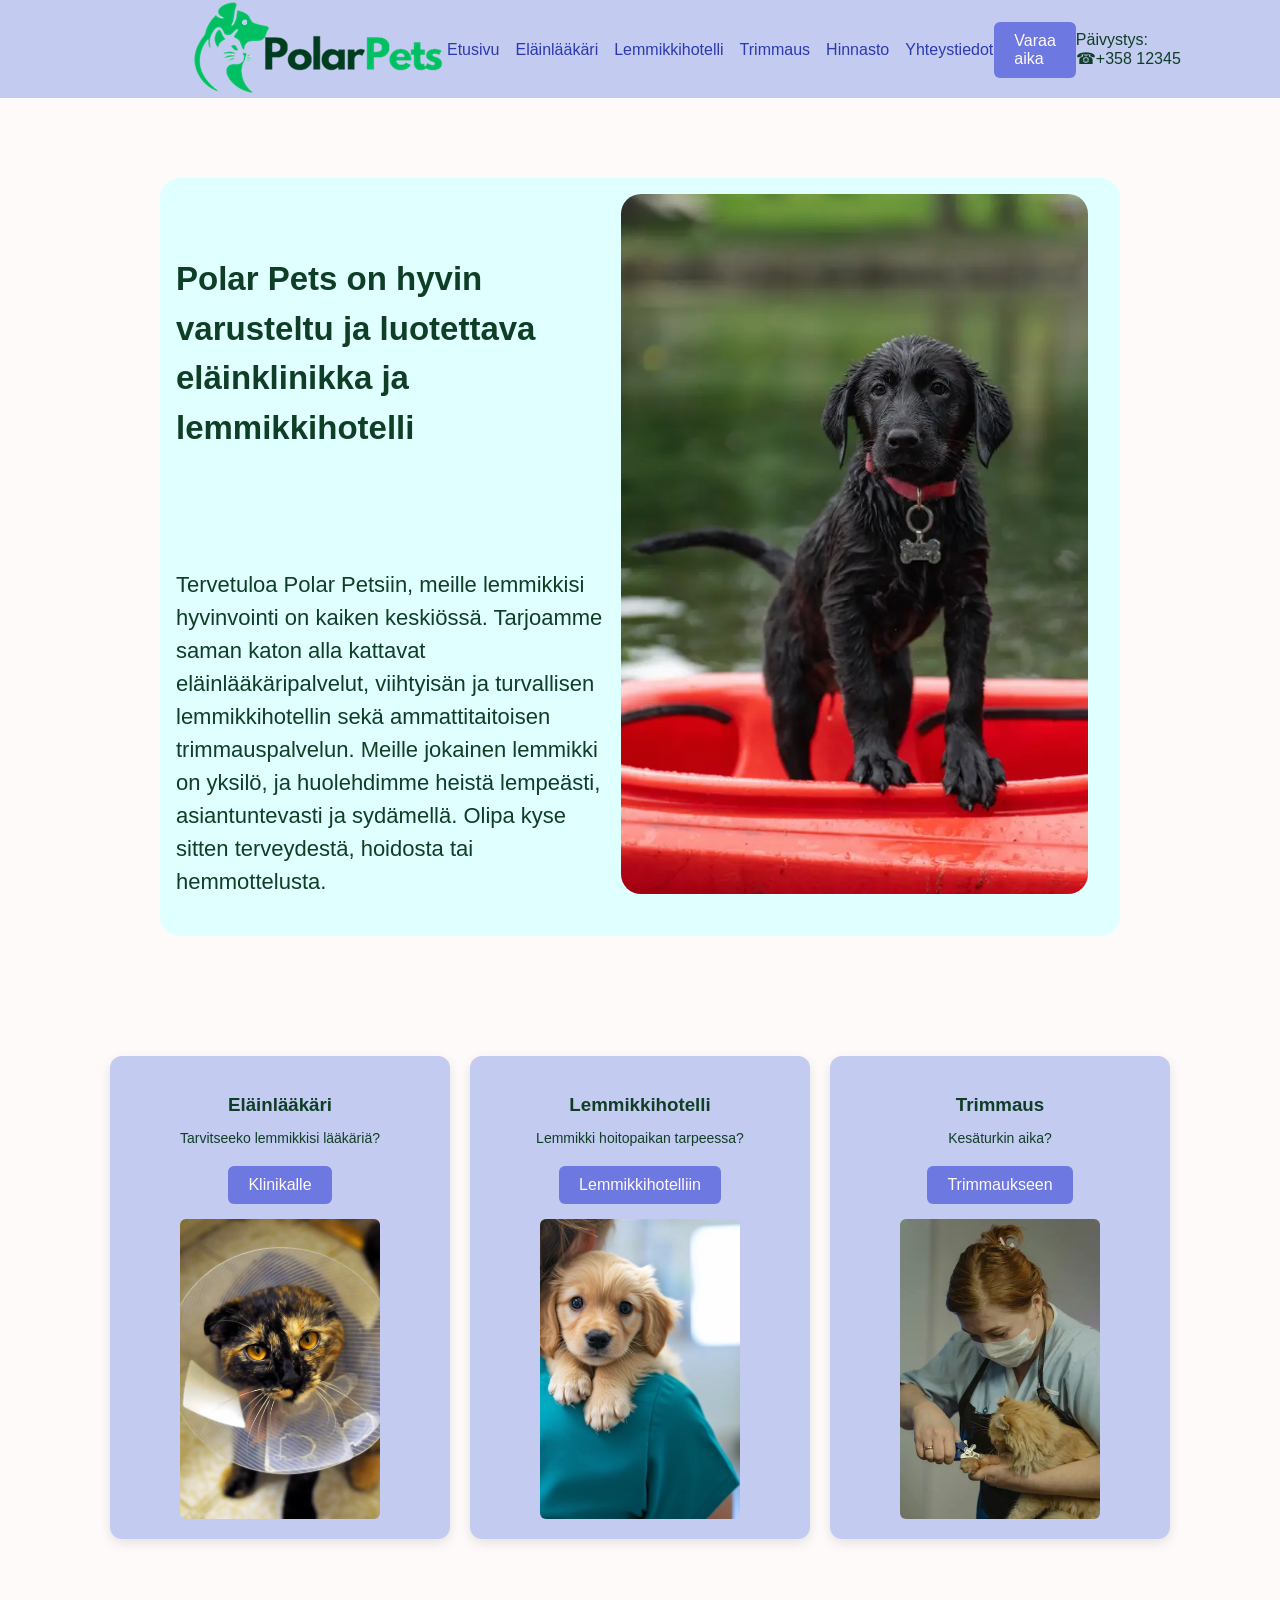
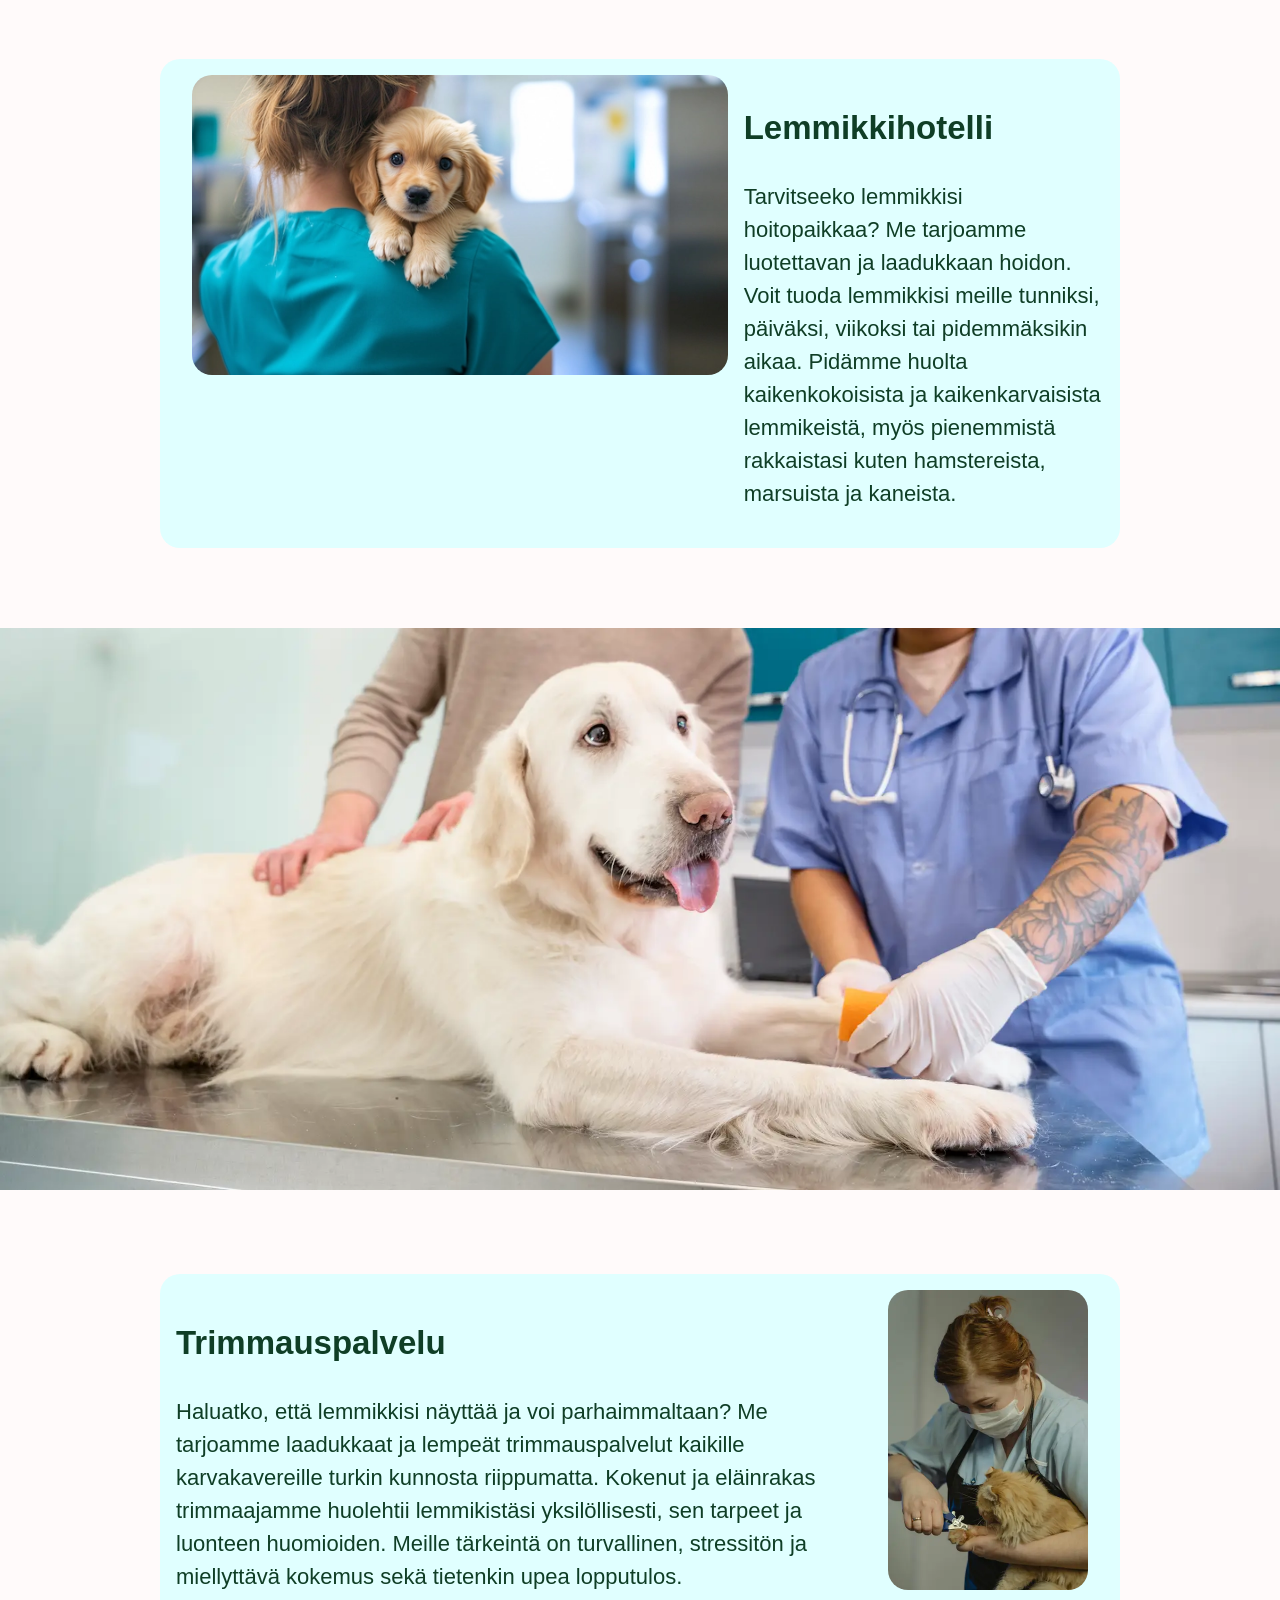
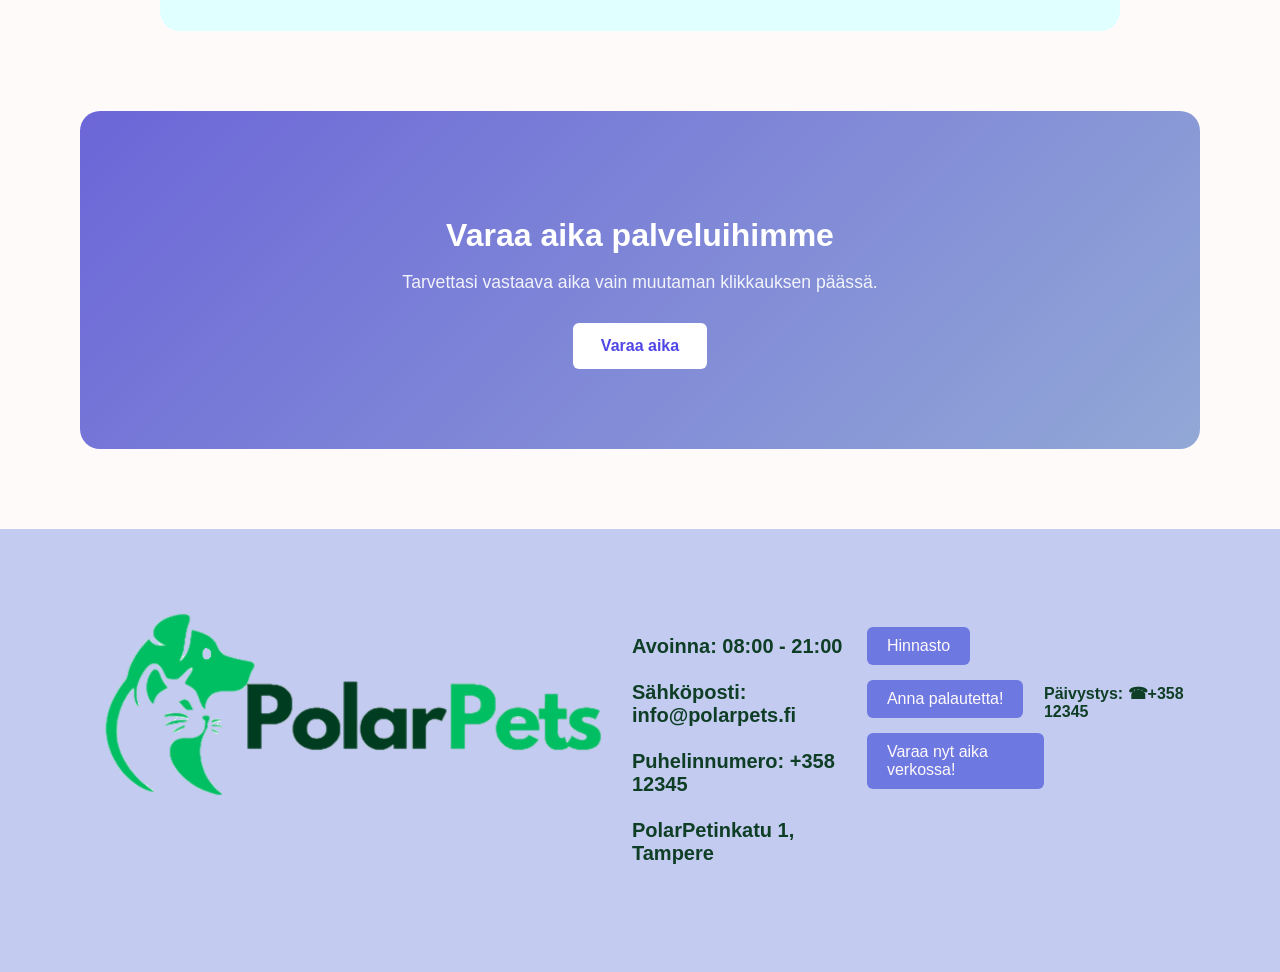
<file: index.html>
<!DOCTYPE html>
<html lang="fi">
<head>
    <meta charset="UTF-8">
    <meta name="viewport" content="width=device-width, initial-scale=1.0">
    <meta name="description" content="Polar Pets eläinlääkäri ja hoitola, jossa eläinlääripalveluiden lisäksi mm. rokotuksia, hammashoitoja, lemikkihotelli ja trimmauspalvelu.">
    <link rel="stylesheet" href="css/styles.css">
    <link rel="icon" href="kuvat/favicon.png" type="image/png">
    <title>Polar Pets eläinlääkäri, hotelli ja trimmaus kaikki yhdellä sivustolla</title>
</head>

<body class="container">
    <header class="header">
        <div class="otsikko">
        <img src="kuvat/logopieni.png" alt="Polar Petsin logo, jossa koiran ja kissan hahmo sekä teksti PolarPets">
        </div>

            <nav class="nav">
       <a href="index.html">Etusivu</a>
       <a href="klinikka.html">Eläinlääkäri</a>
       <a href="hotelli.html">Lemmikkihotelli</a>
       <a href="trimmaus.html">Trimmaus</a>
       <a href="hinnasto.html">Hinnasto</a>
       <a href="yhteys.html">Yhteystiedot</a>
    </nav>

        <div class="aika"> <a href="varaus.html" class="btn btn-primary">Varaa aika</a></div>
        <div class="oikea">Päivystys: ☎+358 12345</div>
    </header>

   <main>

        <article class="osio">
          <div class="teksti">
            <br>
            <h2><b>Polar Pets on hyvin varusteltu ja luotettava eläinklinikka ja lemmikkihotelli</b></h2>
            <br>
            <br>
            <p> Tervetuloa Polar Petsiin, meille lemmikkisi hyvinvointi on kaiken keskiössä. 
                Tarjoamme saman katon alla kattavat eläinlääkäripalvelut, viihtyisän ja turvallisen 
                lemmikkihotellin sekä ammattitaitoisen trimmauspalvelun. Meille jokainen lemmikki 
                on yksilö, ja huolehdimme heistä lempeästi, asiantuntevasti ja sydämellä. Olipa kyse
                sitten terveydestä, hoidosta tai hemmottelusta. </p>
          </div>

            <img src="kuvat/kuva4.webp" alt="märkä musta koira katsoo kameran suuntaan seisoen punaisella rakenteella" width="500" height="700">
        </article>


<section class="palvelut">
  <div class="card">
    <h3>Eläinlääkäri</h3>
    <p>Tarvitseeko lemmikkisi lääkäriä?</p>
    
    <a href="klinikka.html" class="btn">Klinikalle</a>
    
    <div class="card-images">
      <img src="kuvat/kuva5.webp" alt="kirjava kissa, jolla on suojakaulus, katsoo kameraan">
    </div>
  </div>

  <div class="card">
    <h3>Lemmikkihotelli</h3>
    <p>Lemmikki hoitopaikan tarpeessa?</p>
    
    <a href="hotelli.html" class="btn">Lemmikkihotelliin</a>
    
    <div class="card-images">
      <img src="kuvat/kuva2.webp" alt="vaalea koiranpentu katsoo hoitajan olkapäältä kameraan">
    </div>
  </div>

  <div class="card">
    <h3>Trimmaus</h3>
    <p>Kesäturkin aika?</p>
    
    <a href="trimmaus.html" class="btn">Trimmaukseen</a>
    
    <div class="card-images">
      <img src="kuvat/kuva1.webp" alt="hoitaja leikkaa punertavan kissan kynsiä">
    </div>
  </div>
</section>


<article class="osio">
    <img src="kuvat/kuva2.webp" alt="vaalea koiranpentu katsoo hoitajan olkapäältä kameraan" width="600" height="300">
    <div class="teksti">
        <h2><b>Lemmikkihotelli</b></h2>
        <p>Tarvitseeko lemmikkisi hoitopaikkaa? Me tarjoamme luotettavan ja laadukkaan
            hoidon. Voit tuoda lemmikkisi meille tunniksi, päiväksi, viikoksi tai pidemmäksikin aikaa. 
            Pidämme huolta kaikenkokoisista ja kaikenkarvaisista lemmikeistä,
             myös pienemmistä rakkaistasi kuten hamstereista, marsuista ja kaneista.
        </p>
    </div>
</article>

<div class="filler">
 <img src="kuvat/bannerdesktop.webp" alt="suuri valkoinen koira makaa hoitopöydällä ja eläinlääkäri käsittelee tassua">

</div>



<article class="osio">
    <div class="teksti">
        <h2><b>Trimmauspalvelu</b></h2>
        <p>Haluatko, että lemmikkisi näyttää ja voi parhaimmaltaan? 
            Me tarjoamme laadukkaat ja lempeät trimmauspalvelut kaikille karvakavereille turkin kunnosta riippumatta.
            Kokenut ja eläinrakas trimmaajamme huolehtii lemmikistäsi yksilöllisesti, 
            sen tarpeet ja luonteen huomioiden. Meille tärkeintä on turvallinen, stressitön 
            ja miellyttävä kokemus sekä tietenkin upea lopputulos.
        </p>
    </div>
    <img src="kuvat/kuva1.webp" alt="hoitaja leikkaa punertavan kissan kynsiä" width="600" height="300">
</article>

<section class="cta">
  <div class="cta-content">
    <h2>Varaa aika palveluihimme</h2>
    <p>Tarvettasi vastaava aika vain muutaman klikkauksen päässä.</p>
    <a href="varaus.html" class="cta-button">Varaa aika</a>
  </div>
</section>

</main>

    <footer class="footer">
      <div class="logo"> 
        <img src="kuvat/logo.png" alt="Polar Pets -logo, jossa koiran ja kissan hahmot ja teksti PolarPets">
      </div>
       <div class="info">
        <h4>Avoinna: 08:00 - 21:00 <br>
            <br>
            Sähköposti: info@polarpets.fi <br>
            <br>
            Puhelinnumero: +358 12345 <br>
            <br>
            PolarPetinkatu 1, Tampere
        </h4>
       </div>
       <div class="kysytyt">
            <br>
            <a href="hinnasto.html" class="btn btn-primary">Hinnasto</a>
            <br>
            <a href="lomake.html" class="btn btn-primary">Anna palautetta!</a>
            <br>
            <a href="varaus.html" class="btn btn-primary">Varaa nyt aika verkossa!</a>
       </div>
        <div class="ajanvaraus">

            <br>
            <br>
            <br>
            <h4>Päivystys: ☎+358 12345</h4>
        </div>
    </footer>

</body>
</html>
</file>
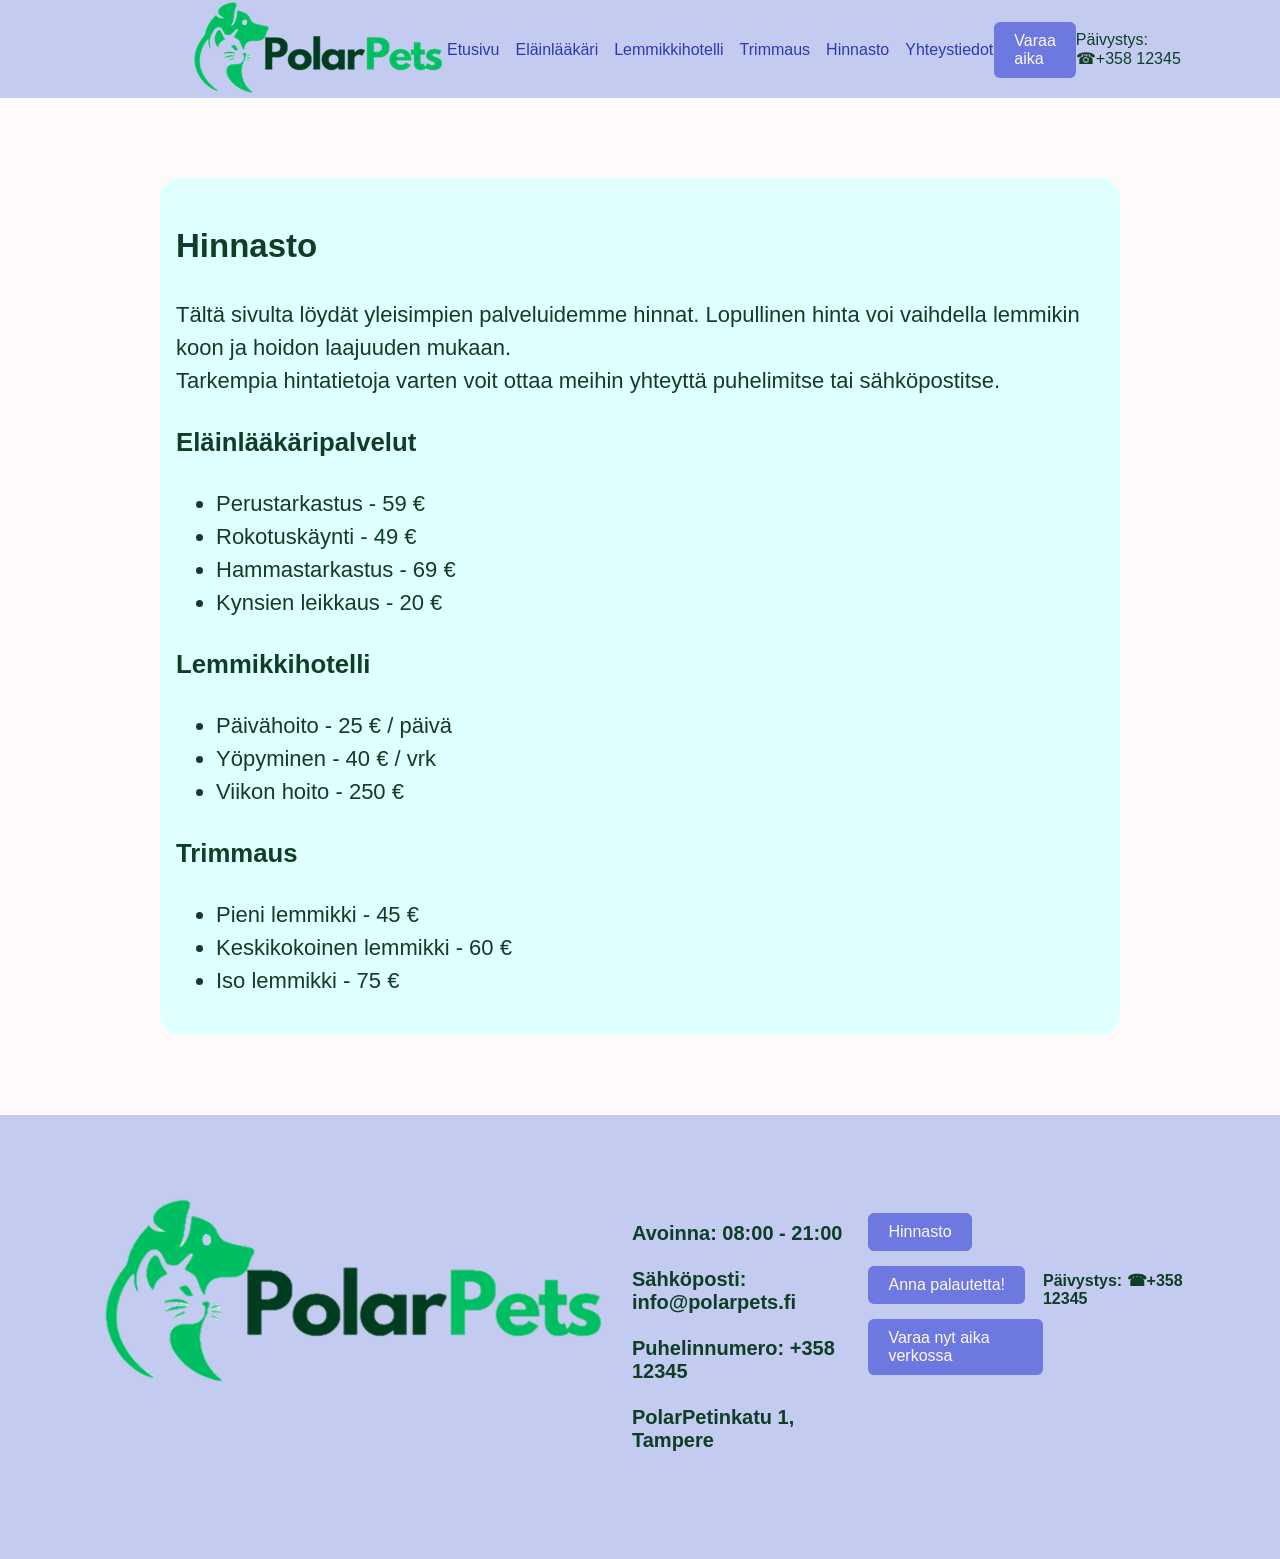
<file: hinnasto.html>
<!DOCTYPE html>
<html lang="fi">
<head>
    <meta charset="UTF-8">
    <meta name="viewport" content="width=device-width, initial-scale=1.0">
    <meta name="description" content="Polar Pets hinnasto eläinlääkäripalveluille, lemmikkihotellille ja trimmauspalveluille.">
    <link rel="stylesheet" href="css/styles.css">
    <link rel="icon" href="kuvat/favicon.png" type="image/png">
    <title>Hinnasto Polar Pets</title>
</head>

<body class="container">
    <header class="header">
        <div class="otsikko">
        <img src="kuvat/logopieni.png" alt="Polar Petsin logo, jossa koiran ja kissan hahmo sekä teksti PolarPets">
        </div>

        <nav class="nav">
            <a href="index.html">Etusivu</a>
            <a href="klinikka.html">Eläinlääkäri</a>
            <a href="hotelli.html">Lemmikkihotelli</a>
            <a href="trimmaus.html">Trimmaus</a>
            <a href="hinnasto.html">Hinnasto</a>
            <a href="yhteys.html">Yhteystiedot</a>
        </nav>

        <div class="aika"><a href="varaus.html" class="btn btn-primary">Varaa aika</a></div>
        <div class="oikea">Päivystys: ☎+358 12345</div>
    </header>

    <main>
        <section class="osio">
            <div class="teksti">
                <h2>Hinnasto</h2>
                <p>Tältä sivulta löydät yleisimpien palveluidemme hinnat. Lopullinen hinta voi vaihdella lemmikin koon ja hoidon laajuuden mukaan.<br>
                    Tarkempia hintatietoja varten voit ottaa meihin yhteyttä puhelimitse tai sähköpostitse.</p>

                <h3>Eläinlääkäripalvelut</h3>
                <ul>
                    <li>Perustarkastus - 59 €</li>
                    <li>Rokotuskäynti - 49 €</li>
                    <li>Hammastarkastus - 69 €</li>
                    <li>Kynsien leikkaus - 20 €</li>
                </ul>

                <h3>Lemmikkihotelli</h3>
                <ul>
                    <li>Päivähoito - 25 € / päivä</li>
                    <li>Yöpyminen - 40 € / vrk</li>
                    <li>Viikon hoito - 250 €</li>
                </ul>

                <h3>Trimmaus</h3>
                <ul>
                    <li>Pieni lemmikki - 45 €</li>
                    <li>Keskikokoinen lemmikki - 60 €</li>
                    <li>Iso lemmikki - 75 €</li>
                </ul>
            </div>
        </section>
    </main>

    <footer class="footer">
        <div class="logo">
            <img src="kuvat/logo.png" alt="Polar Pets -logo, jossa koiran ja kissan hahmot ja teksti PolarPets">
        </div>
        <div class="info">
            <h4>Avoinna: 08:00 - 21:00 <br><br>
                Sähköposti: info@polarpets.fi <br><br>
                Puhelinnumero: +358 12345 <br><br>
                PolarPetinkatu 1, Tampere
            </h4>
        </div>
        <div class="kysytyt">
            <br>
            <a href="hinnasto.html" class="btn btn-primary">Hinnasto</a>
            <br>
            <a href="lomake.html" class="btn btn-primary">Anna palautetta!</a>
            <br>
            <a href="varaus.html" class="btn btn-primary">Varaa nyt aika verkossa</a>
        </div>
        <div class="ajanvaraus">
            <br><br><br>
            <h4>Päivystys: ☎+358 12345</h4>
        </div>
    </footer>
</body>
</html>
</file>
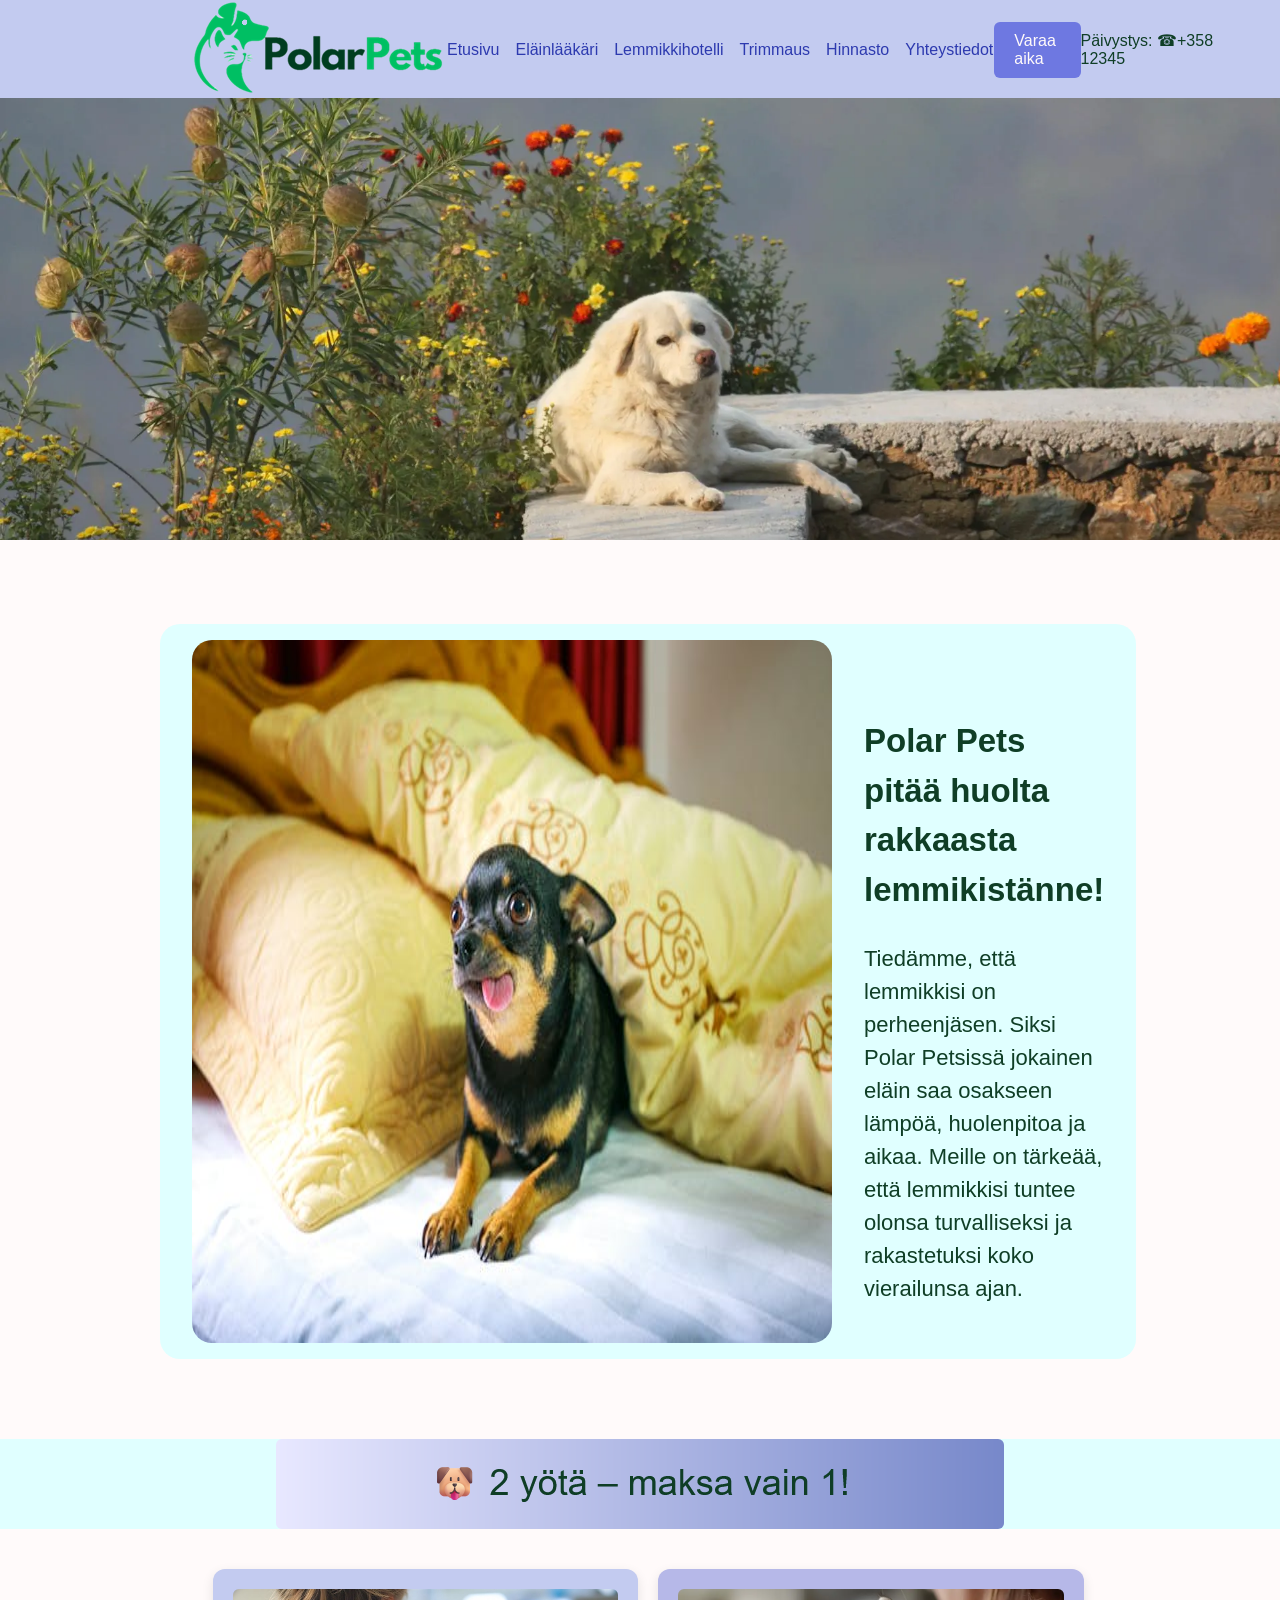
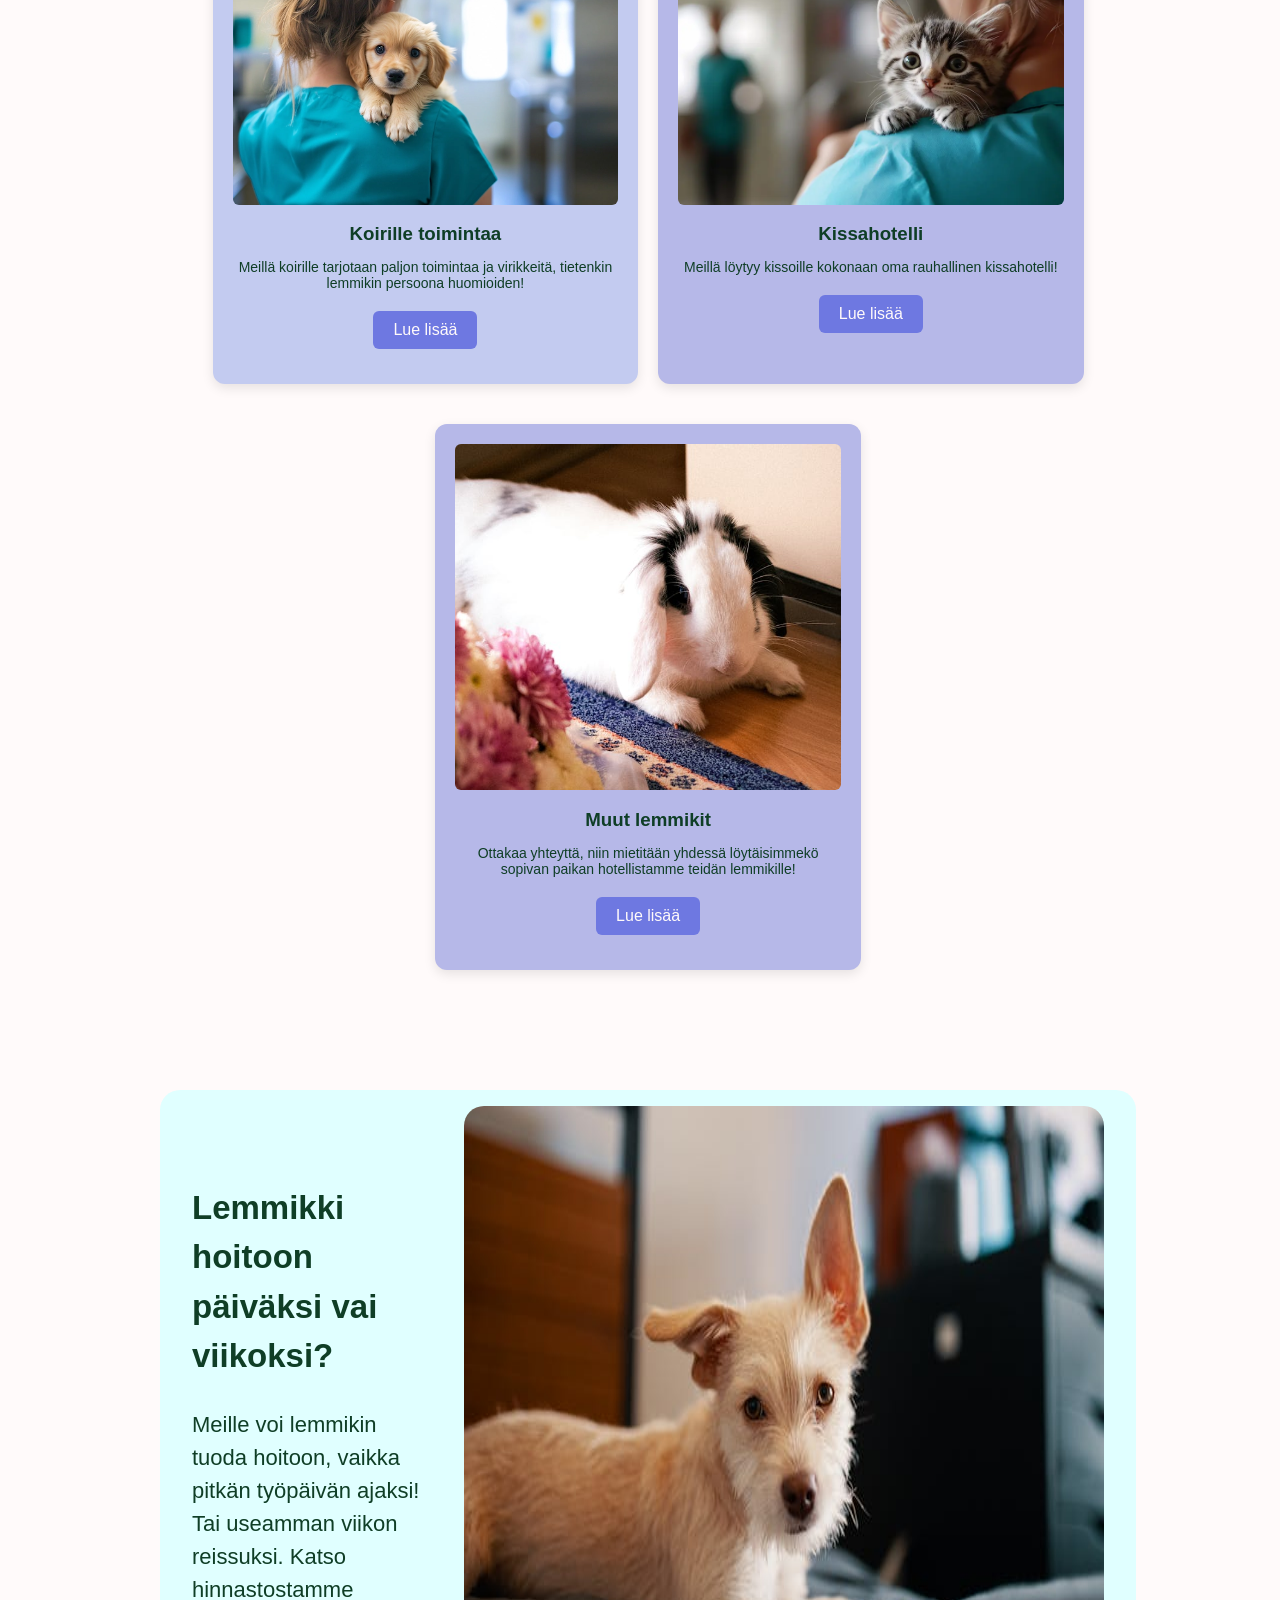
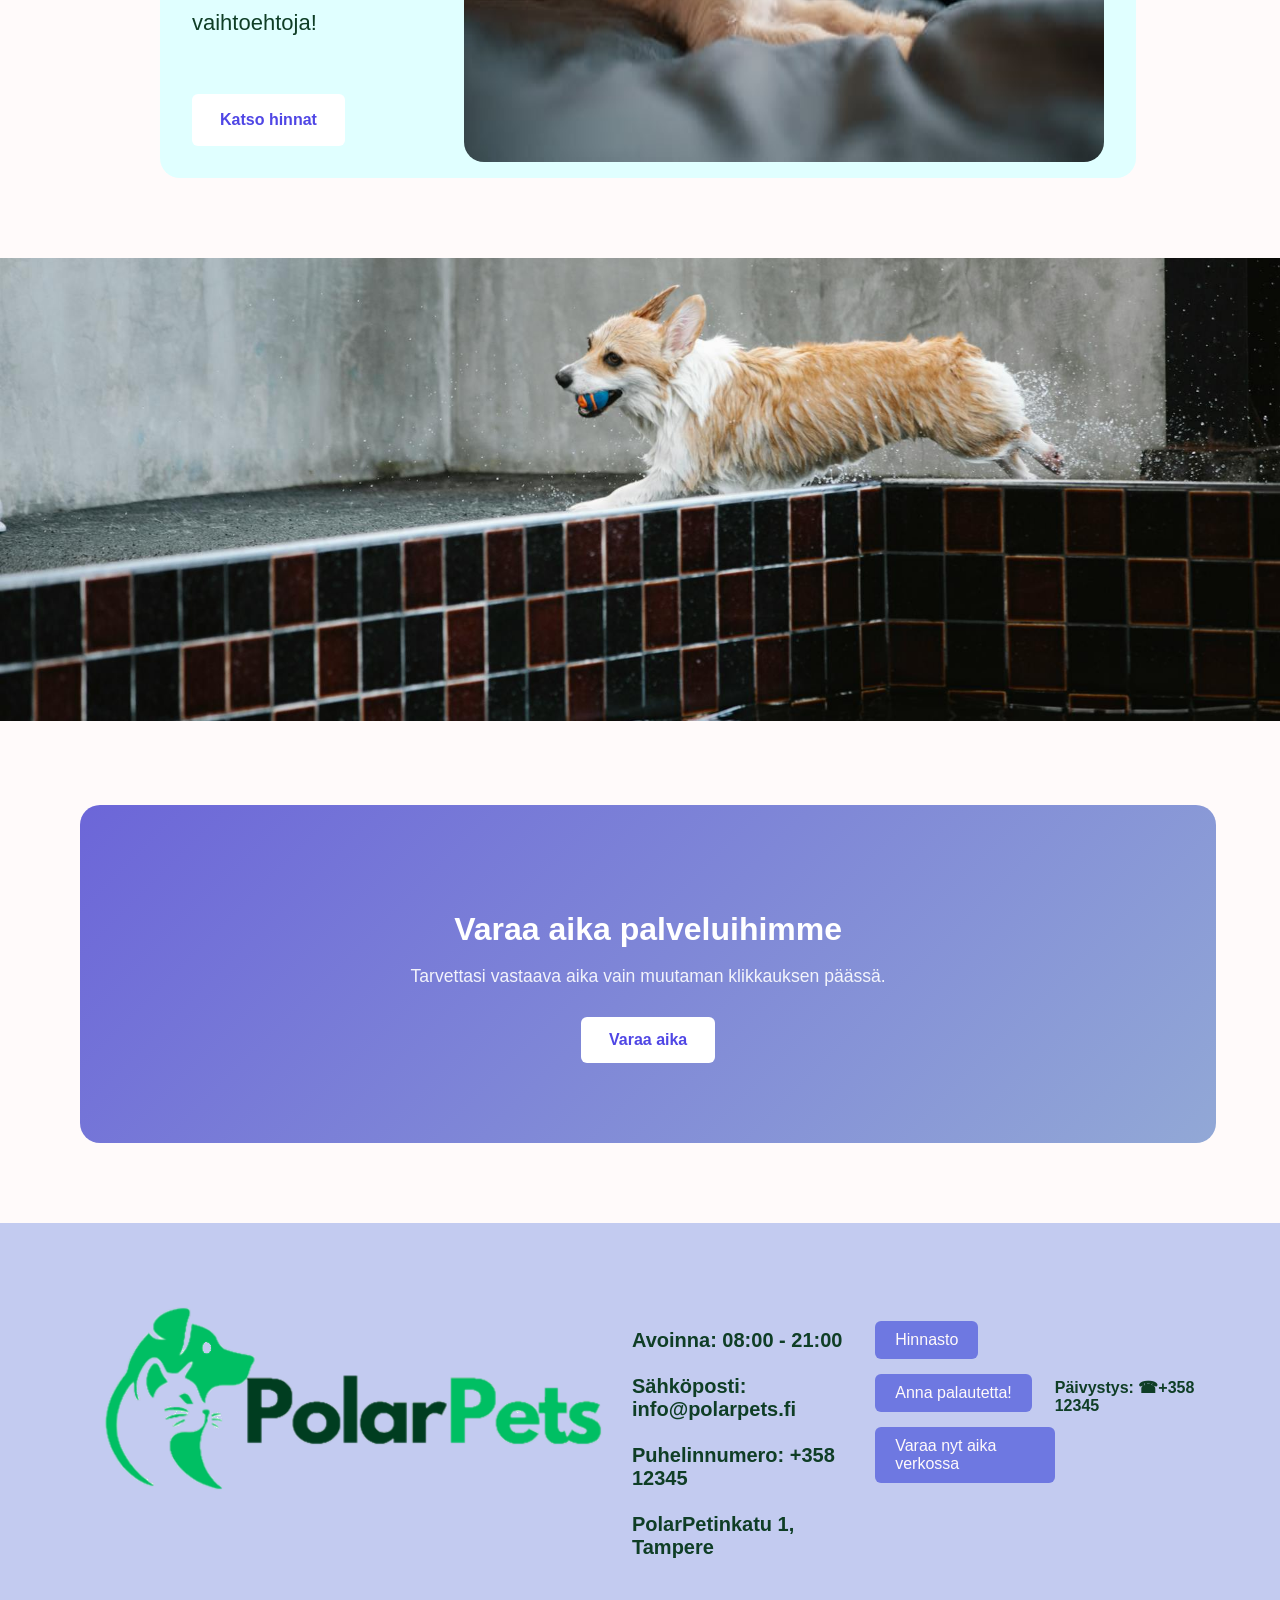
<file: hotelli.html>
<!DOCTYPE html>
<html lang="fi">
<head>
    <meta charset="UTF-8">
    <meta name="viewport" content="width=device-width, initial-scale=1.0">
    <meta name="description" content="Polar Pets Lemmikkihotelli, jossa hoitopaikkoja erityisesti koirille ja kissoille, mutta myös muille pieneläimille">
    <link rel="stylesheet" href="css/klinikka.css">
    <link rel="icon" href="kuvat/favicon.png" type="image/png">
    <title>Polar Pets Lemmikkihotelli, erityisesti koirille ja kissoille, muistakin voi kysyä</title>
</head>

<body class="container">
    <header class="header">
        <div class="otsikko">
        <img src="kuvat/logopieni.png" alt="Polar Petsin logo, jossa koiran ja kissan hahmo sekä teksti Polar Pets">
        </div>

            <nav class="nav">
       <a href="index.html">Etusivu</a>
       <a href="klinikka.html">Eläinlääkäri</a>
       <a href="hotelli.html">Lemmikkihotelli</a>
       <a href="trimmaus.html">Trimmaus</a>
       <a href="hinnasto.html">Hinnasto</a>
       <a href="yhteys.html">Yhteystiedot</a>
    </nav>

        <div class="aika"> <a href="varaus.html" class="btn btn-primary">Varaa aika</a></div>
        <div class="oikea">Päivystys: ☎+358 12345</div>
    </header>

   <main>

    <div class="filler">
 <img src="kuvat/iso1.png" alt="valkoinen koira makaa kiviaidan päällä ja taustalla näkyy kukkia ja vihreitä oksia">

</div>

        <article class="osio">
           <img src="kuvat/hotel2.jpg" alt="pieni tumma koira makaa sängyllä kieli ulkona keltaisen tyynyn vieressä">
          <div class="teksti">
            <br>
            <h2><b>Polar Pets pitää huolta rakkaasta lemmikistänne!</b></h2>
            
            <p> Tiedämme, että lemmikkisi on perheenjäsen. Siksi Polar Petsissä jokainen eläin saa osakseen 
              lämpöä, huolenpitoa ja aikaa. Meille on tärkeää, että lemmikkisi tuntee olonsa turvalliseksi 
              ja rakastetuksi koko vierailunsa ajan.</p>
          </div>
        </article>

        <div class="banneri">
         <img src="kuvat/banner728.png" alt="2 yötä - maksa vain 1!">
         </div>

<section class="palvelut">
  <div class="card">
    <img src="kuvat/kuva2.webp" alt="vaalea koiranpentu katsoo hoitajan olkapäältä kameraan">
    <h3>Koirille toimintaa</h3>
    <p>Meillä koirille tarjotaan paljon toimintaa ja virikkeitä, tietenkin lemmikin persoona huomioiden!</p>
    
    <a href="hotelli.html" class="btn">Lue lisää</a>
  </div>

    <div class="card">
      <img src="kuvat/kuva3.webp" alt="pieni kissanpentu katsoo hoitajan olkapäältä kameraan">
    <h3>Kissahotelli</h3>
    <p>Meillä löytyy kissoille kokonaan oma rauhallinen kissahotelli!</p>
    
    <a href="hotelli.html" class="btn">Lue lisää</a>
  </div>

    <div class="card">
    <img src="kuvat/kani.png" alt="mustavalkoinen luppakorvainen kani makaa puulattialla maton vieressä, kukkia vieressä">
    <h3>Muut lemmikit</h3>
    <p>Ottakaa yhteyttä, niin mietitään yhdessä löytäisimmekö sopivan paikan hotellistamme teidän lemmikille!
    </p>
    
    <a href="hotelli.html" class="btn">Lue lisää</a>
  </div>

</section>


        <article class="osio">
          <div class="teksti">
            <br>
            <h2><b>Lemmikki hoitoon päiväksi vai viikoksi?</b></h2>
            
            <p>Meille voi lemmikin tuoda hoitoon, vaikka pitkän työpäivän ajaksi! Tai useamman viikon reissuksi.
              Katso hinnastostamme vaihtoehtoja!
            </p>
            <br>
                       <a href="hinnasto.html" class="cta-button">Katso hinnat</a>
          </div>

          <img src="kuvat/hotel1.jpg" alt="pieni vaalea koira makaa sängyllä ja katsoo kameraan">
        </article>


<div class="filler">
 <img src="kuvat/iso2.png" alt="valkean ja punertavan värinen märkä koira juoksee altaan reunalla pallo suussa">

</div>


<section class="cta">
  <div class="cta-content">
    <h2>Varaa aika palveluihimme</h2>
    <p>Tarvettasi vastaava aika vain muutaman klikkauksen päässä.</p>
    <a href="varaus.html" class="cta-button">Varaa aika</a>
  </div>
</section>

   </main>

    <footer class="footer">
      <div class="logo">
        <img src="kuvat/logo.png" alt="Polar Pets -logo, jossa koiran ja kissan hahmot ja teksti PolarPets">
      </div>
       <div class="info">
        <h4>Avoinna: 08:00 - 21:00 <br>
            <br>
            Sähköposti: info@polarpets.fi <br>
            <br>
            Puhelinnumero: +358 12345 <br>
            <br>
            PolarPetinkatu 1, Tampere
        </h4>
       </div>
       <div class="kysytyt">
            <br>
            <a href="hinnasto.html" class="btn btn-primary">Hinnasto</a>
            <br>
            <a href="lomake.html" class="btn btn-primary">Anna palautetta!</a>
            <br>
            <a href="varaus.html" class="btn btn-primary">Varaa nyt aika verkossa</a>
       </div>
        <div class="ajanvaraus">

            <br>
            <br>
            <br>
            <h4>Päivystys: ☎+358 12345</h4>
        </div>
    </footer>

</body>
</html>
</file>
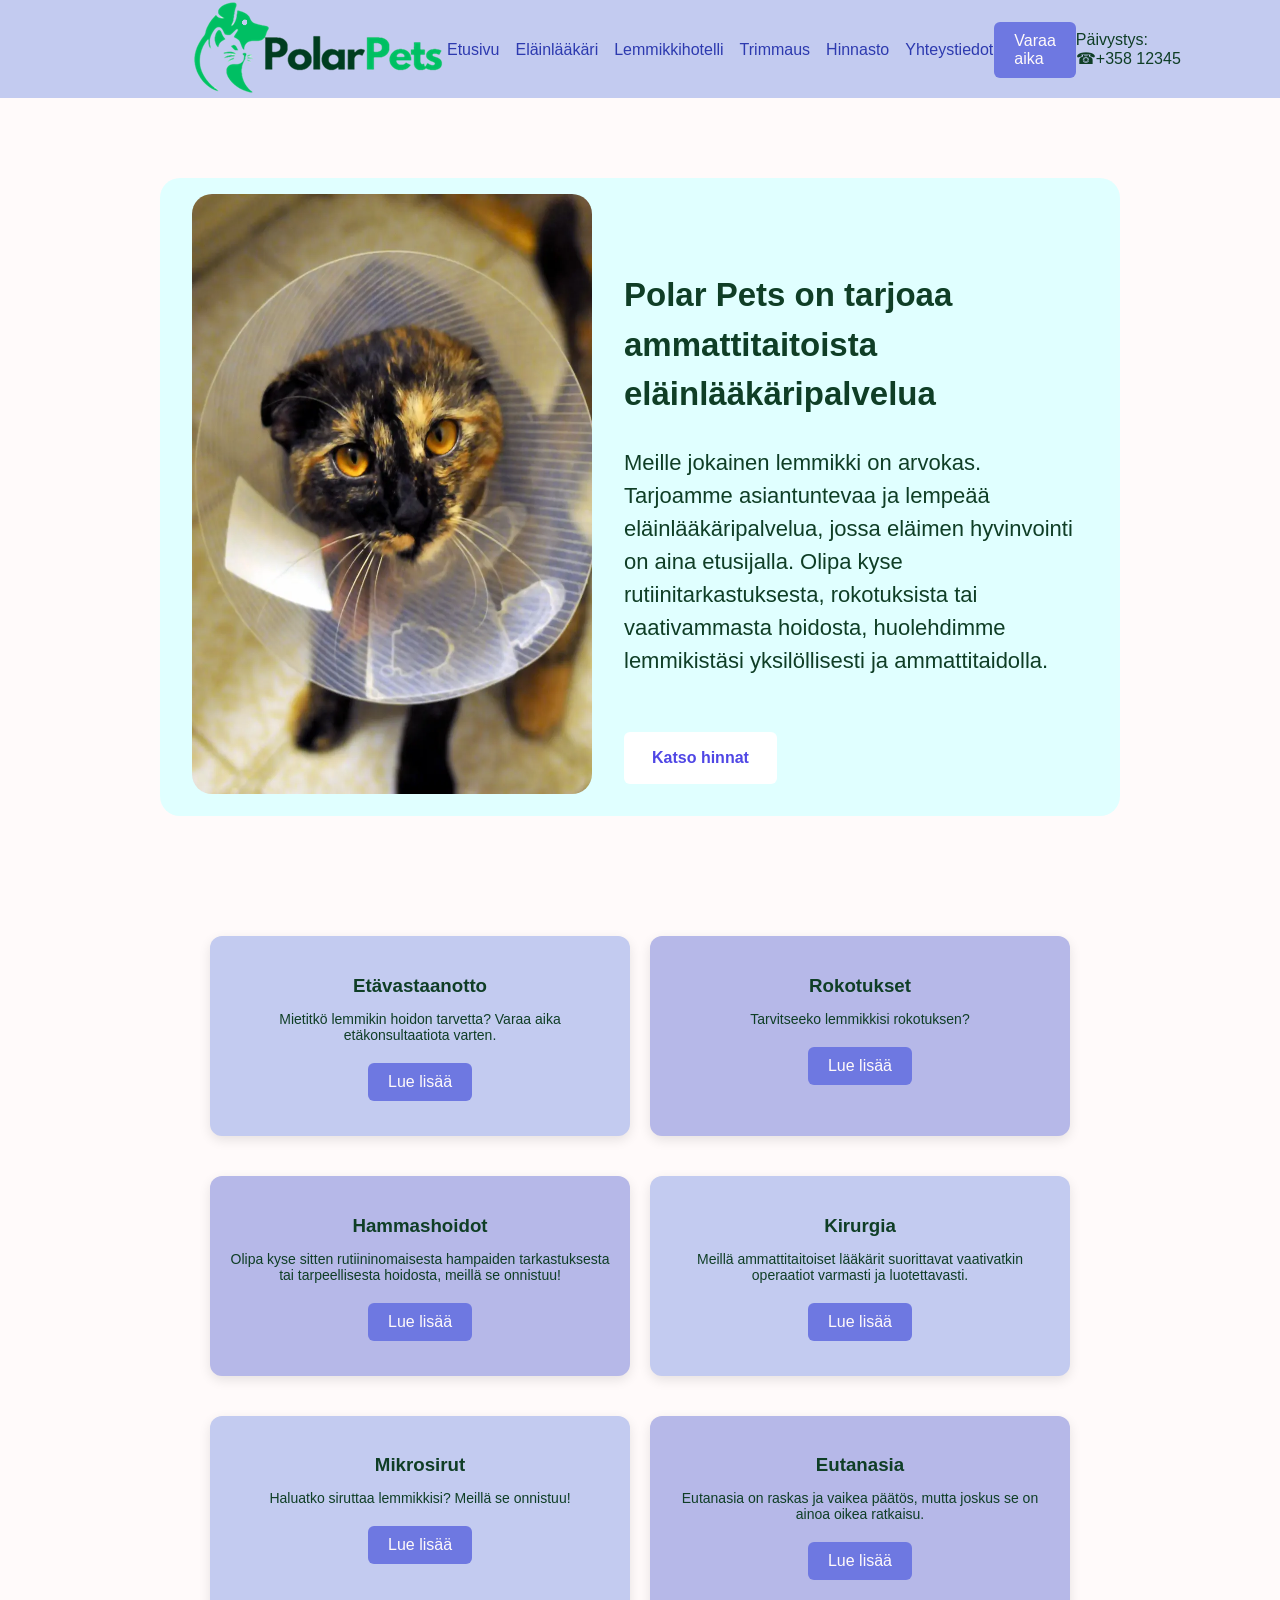
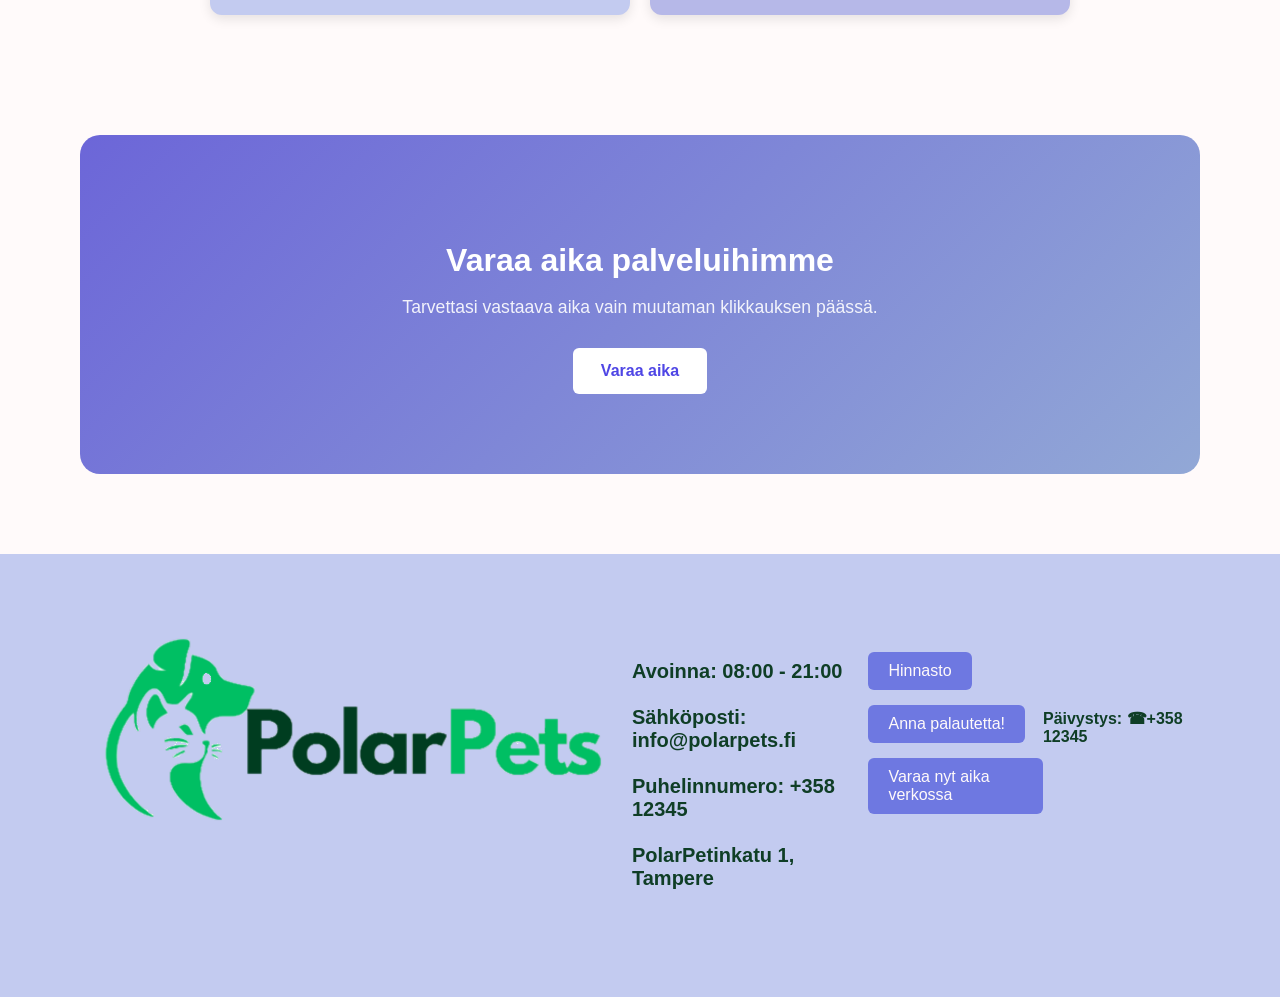
<file: klinikka.html>
<!DOCTYPE html>
<html lang="fi">
<head>
    <meta charset="UTF-8">
    <meta name="viewport" content="width=device-width, initial-scale=1.0">
    <meta name="description" content="Polar Pets eläinlääkäri ja hoitola, jonka eläinlääkäripalvelut sisältää mm. etävastaanotto, hammashoito, rokotukset, mikrosirut.">
    <link rel="stylesheet" href="css/klinikka.css">
    <link rel="icon" href="kuvat/favicon.png" type="image/png">
    <title>Polar Pets Eläinlääkäripalvelut; rokotuksia, hammashoitoja, etävastaanotto, mikrosirut ja muuta</title>
</head>

<body class="container">
    <header class="header">
        <div class="otsikko">
        <img src="kuvat/logopieni.png" alt="Polar Petsin logo, jossa koiran ja kissan hahmo sekä teksti Polar Pets">
        </div>

            <nav class="nav">
       <a href="index.html">Etusivu</a>
       <a href="klinikka.html">Eläinlääkäri</a>
       <a href="hotelli.html">Lemmikkihotelli</a>
       <a href="trimmaus.html">Trimmaus</a>
       <a href="hinnasto.html">Hinnasto</a>
       <a href="yhteys.html">Yhteystiedot</a>
    </nav>

        <div class="aika"> <a href="varaus.html" class="btn btn-primary">Varaa aika</a></div>
        <div class="oikea">Päivystys: ☎+358 12345</div>
    </header>

   <main>

        <article class="osio">
          
        <img src="kuvat/kuva5.webp" alt="kirjava kissa, jolla suojakalus, katsoo kameraan" width="400" height="600">
          <div class="teksti">
            <br>
            <h2><b>Polar Pets on tarjoaa ammattitaitoista eläinlääkäripalvelua </b></h2>
            
            <p> Meille jokainen lemmikki on arvokas. Tarjoamme asiantuntevaa ja 
                lempeää eläinlääkäripalvelua, jossa eläimen hyvinvointi on aina etusijalla. 
                Olipa kyse rutiinitarkastuksesta, rokotuksista tai vaativammasta hoidosta, 
                huolehdimme lemmikistäsi yksilöllisesti ja ammattitaidolla. </p>
                <br>
                 <a href="hinnasto.html" class="cta-button">Katso hinnat</a>
          </div>

        </article>

<section class="palvelut">
  <div class="card">
    <h3>Etävastaanotto</h3>
    <p>Mietitkö lemmikin hoidon tarvetta? Varaa aika etäkonsultaatiota varten.</p>
    
    <a href="klinikka.html" class="btn">Lue lisää</a>
  </div>

    <div class="card">
    <h3>Rokotukset</h3>
    <p>Tarvitseeko lemmikkisi rokotuksen?</p>
    
    <a href="klinikka.html" class="btn">Lue lisää</a>
  </div>

    <div class="card">
    <h3>Hammashoidot</h3>
    <p>Olipa kyse sitten rutiininomaisesta hampaiden tarkastuksesta tai tarpeellisesta hoidosta,
        meillä se onnistuu!
    </p>
    
    <a href="klinikka.html" class="btn">Lue lisää</a>
  </div>

    <div class="card">
    <h3>Kirurgia</h3>
    <p>Meillä ammattitaitoiset lääkärit suorittavat vaativatkin operaatiot varmasti ja luotettavasti.</p>
    
    <a href="klinikka.html" class="btn">Lue lisää</a>
  </div>

    <div class="card">
    <h3>Mikrosirut</h3>
    <p>Haluatko siruttaa lemmikkisi? Meillä se onnistuu!</p>
    
    <a href="klinikka.html" class="btn">Lue lisää</a>
  </div>

    <div class="card">
    <h3>Eutanasia</h3>
    <p>Eutanasia on raskas ja vaikea päätös, mutta joskus se on ainoa oikea ratkaisu.</p>
    
    <a href="klinikka.html" class="btn">Lue lisää</a>
  </div>
</section>


<section class="cta">
  <div class="cta-content">
    <h2>Varaa aika palveluihimme</h2>
    <p>Tarvettasi vastaava aika vain muutaman klikkauksen päässä.</p>
    <a href="varaus.html" class="cta-button">Varaa aika</a>
  </div>
</section>

   </main>

    <footer class="footer">
      <div class="logo">
        <img src="kuvat/logo.png" alt="Polar Pets -logo, jossa koiran ja kissan hahmot ja teksti PolarPets">
      </div>
       <div class="info">
        <h4>Avoinna: 08:00 - 21:00 <br>
            <br>
            Sähköposti: info@polarpets.fi <br>
            <br>
            Puhelinnumero: +358 12345 <br>
            <br>
            PolarPetinkatu 1, Tampere
        </h4>
       </div>
       <div class="kysytyt">
            <br>
            <a href="hinnasto.html" class="btn btn-primary">Hinnasto</a>
            <br>
            <a href="lomake.html" class="btn btn-primary">Anna palautetta!</a>
            <br>
            <a href="varaus.html" class="btn btn-primary">Varaa nyt aika verkossa</a>
       </div>
        <div class="ajanvaraus">

            <br>
            <br>
            <br>
            <h4>Päivystys: ☎+358 12345</h4>
        </div>
    </footer>

</body>
</html>
</file>
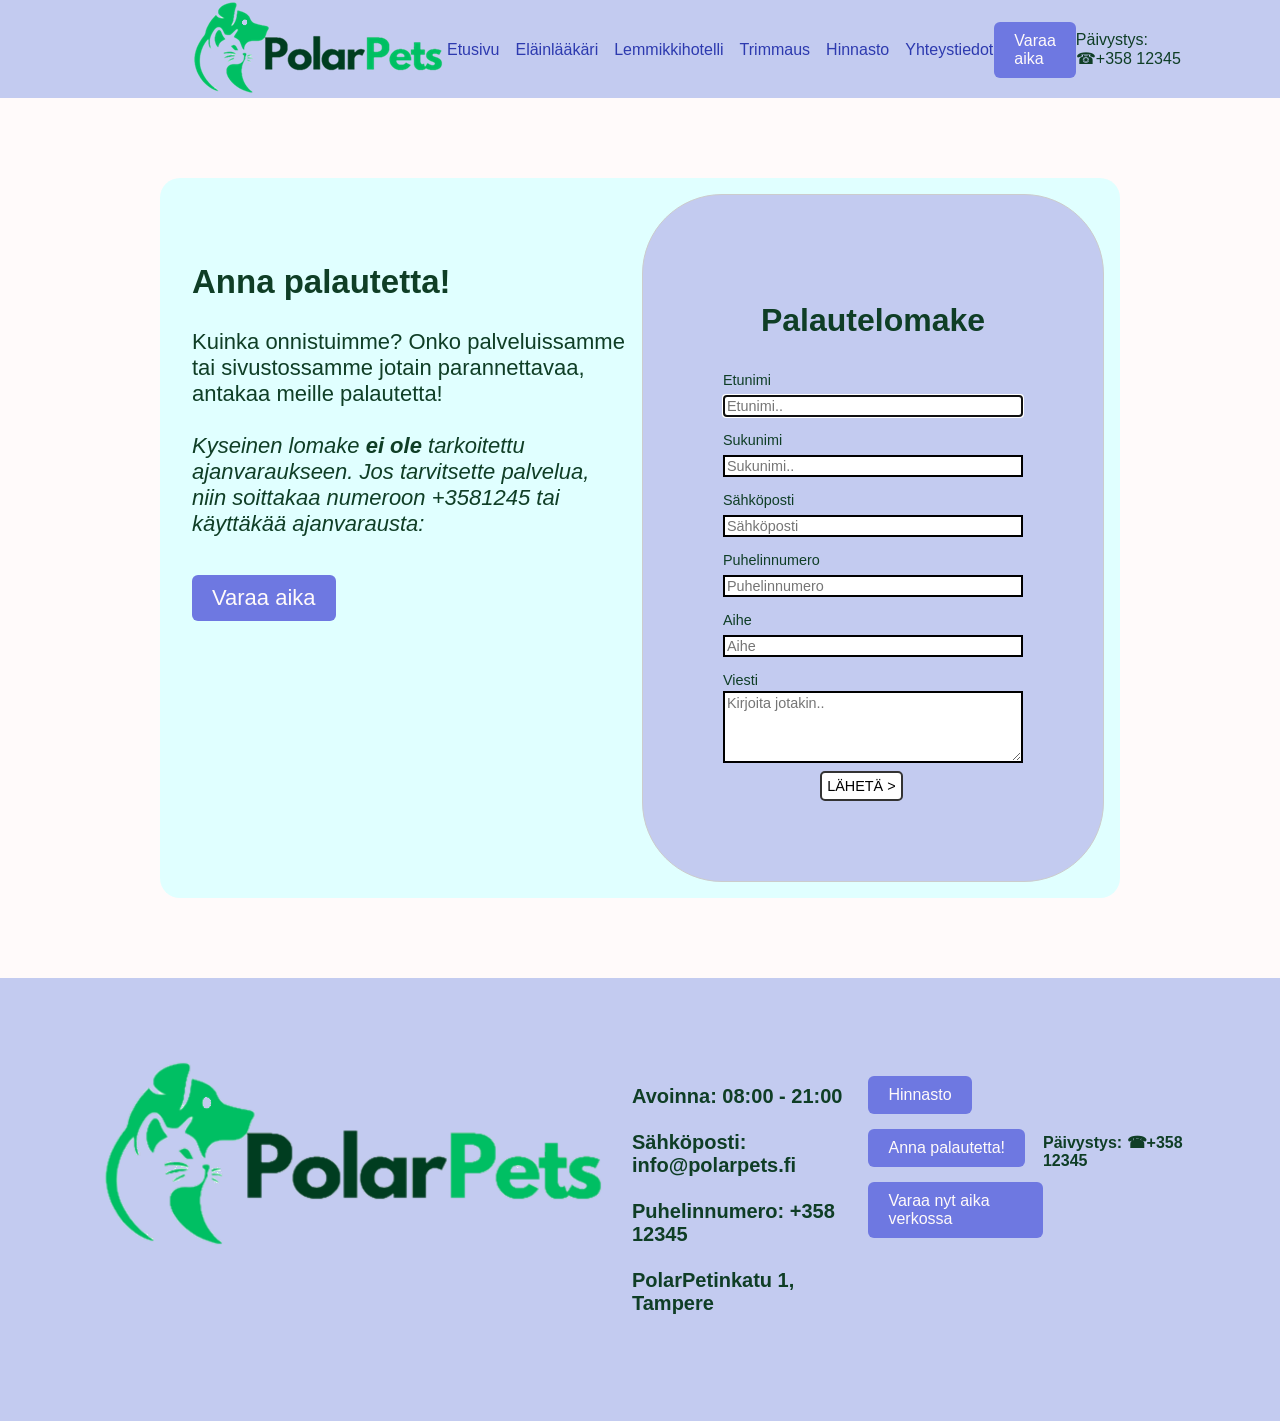
<file: lomake.html>
<!DOCTYPE html>
<html lang="fi">
<head>
    <meta charset="UTF-8">
    <meta name="viewport" content="width=device-width, initial-scale=1.0">
    <meta name="description" content="Polar Pets eläinlääkäri ja hoitolan palautelomake.">
    <link rel="stylesheet" href="css/lomake.css">
    <link rel="icon" href="kuvat/favicon.png" type="image/png">
    <title>Polar Pets eläinlääkärin, lemmikkihotellin ja trimmauksen palautelomake</title>
</head>

<body class="container">

<header class="header">
        <div class="otsikko">
        <img src="kuvat/logopieni.png" alt="Polar Petsin logo, jossa koiran ja kissan hahmo sekä teksti Polar Pets">
        </div>

    <nav class="nav">

       <a href="index.html">Etusivu</a>
       <a href="klinikka.html">Eläinlääkäri</a>
       <a href="hotelli.html">Lemmikkihotelli</a>
       <a href="trimmaus.html">Trimmaus</a>
       <a href="hinnasto.html">Hinnasto</a>
       <a href="yhteys.html">Yhteystiedot</a>
    </nav>

        <div class="aika"> <a href="varaus.html" class="btn btn-primary">Varaa aika</a></div>
        <div class="oikea">Päivystys: ☎+358 12345</div>
</header>


    

    <article class="osio">
          <div class="teksti">
            <br>
            <h2><b>Anna palautetta!</b></h2>
            <p> Kuinka onnistuimme? Onko palveluissamme tai sivustossamme jotain parannettavaa, antakaa meille palautetta!
                <br>
                <br>
                <i>Kyseinen lomake <b>ei ole</b> tarkoitettu ajanvaraukseen. Jos tarvitsette palvelua, niin soittakaa numeroon +3581245
                tai käyttäkää ajanvarausta:</i></p>  
                <div class="aika"> <a href="varaus.html" class="btn btn-primary">Varaa aika</a></div>
          </div>

   <div class="form">
    <h1>Palautelomake</h1>
    <ul>
        <li>
            <label for="fname">Etunimi</label>
            <input type="text" id="fname" name="firstname" placeholder="Etunimi.." autofocus>
        </li>
        <li>
            <label for="lname">Sukunimi</label>
            <input type="text" id="lname" name="lastname" placeholder="Sukunimi..">
        </li>
        <li>
            <label for="email">Sähköposti</label>
            <input type="email" id="email" name="email" placeholder="Sähköposti">
        </li>

        <li>
            <label for="puh">Puhelinnumero</label>
            <input type="text" id="puh" name="puh" placeholder="Puhelinnumero">
        </li>
        <li>
            <label for="subject">Aihe</label>
            <input type="text" id="subject" name="subject" placeholder="Aihe">
        </li>
        <li>
            <label for="message">Viesti</label>
            <textarea id="message" name="message" placeholder="Kirjoita jotakin.."></textarea>
        </li>
        <li class="button">
            <button type="submit">LÄHETÄ</button>
        </li>
    </ul>
</div>
</article>


<footer class="footer">
      <div class="logo">
        <img src="kuvat/logo.png" alt="Polar Pets -logo, jossa koiran ja kissan hahmot ja teksti PolarPets">
      </div>
       <div class="info">
        <h4>Avoinna: 08:00 - 21:00 <br>
            <br>
            Sähköposti: info@polarpets.fi <br>
            <br>
            Puhelinnumero: +358 12345 <br>
            <br>
            PolarPetinkatu 1, Tampere
        </h4>
       </div>
       <div class="kysytyt">
            <br>
            <a href="hinnasto.html" class="btn btn-primary">Hinnasto</a>
            <br>
            <a href="lomake.html" class="btn btn-primary">Anna palautetta!</a>
            <br>
            <a href="varaus.html" class="btn btn-primary">Varaa nyt aika verkossa</a>
       </div>
        <div class="ajanvaraus">

            <br>
            <br>
            <br>
            <h4>Päivystys: ☎+358 12345</h4>
        </div>
</footer>

</body>
</html>
</file>
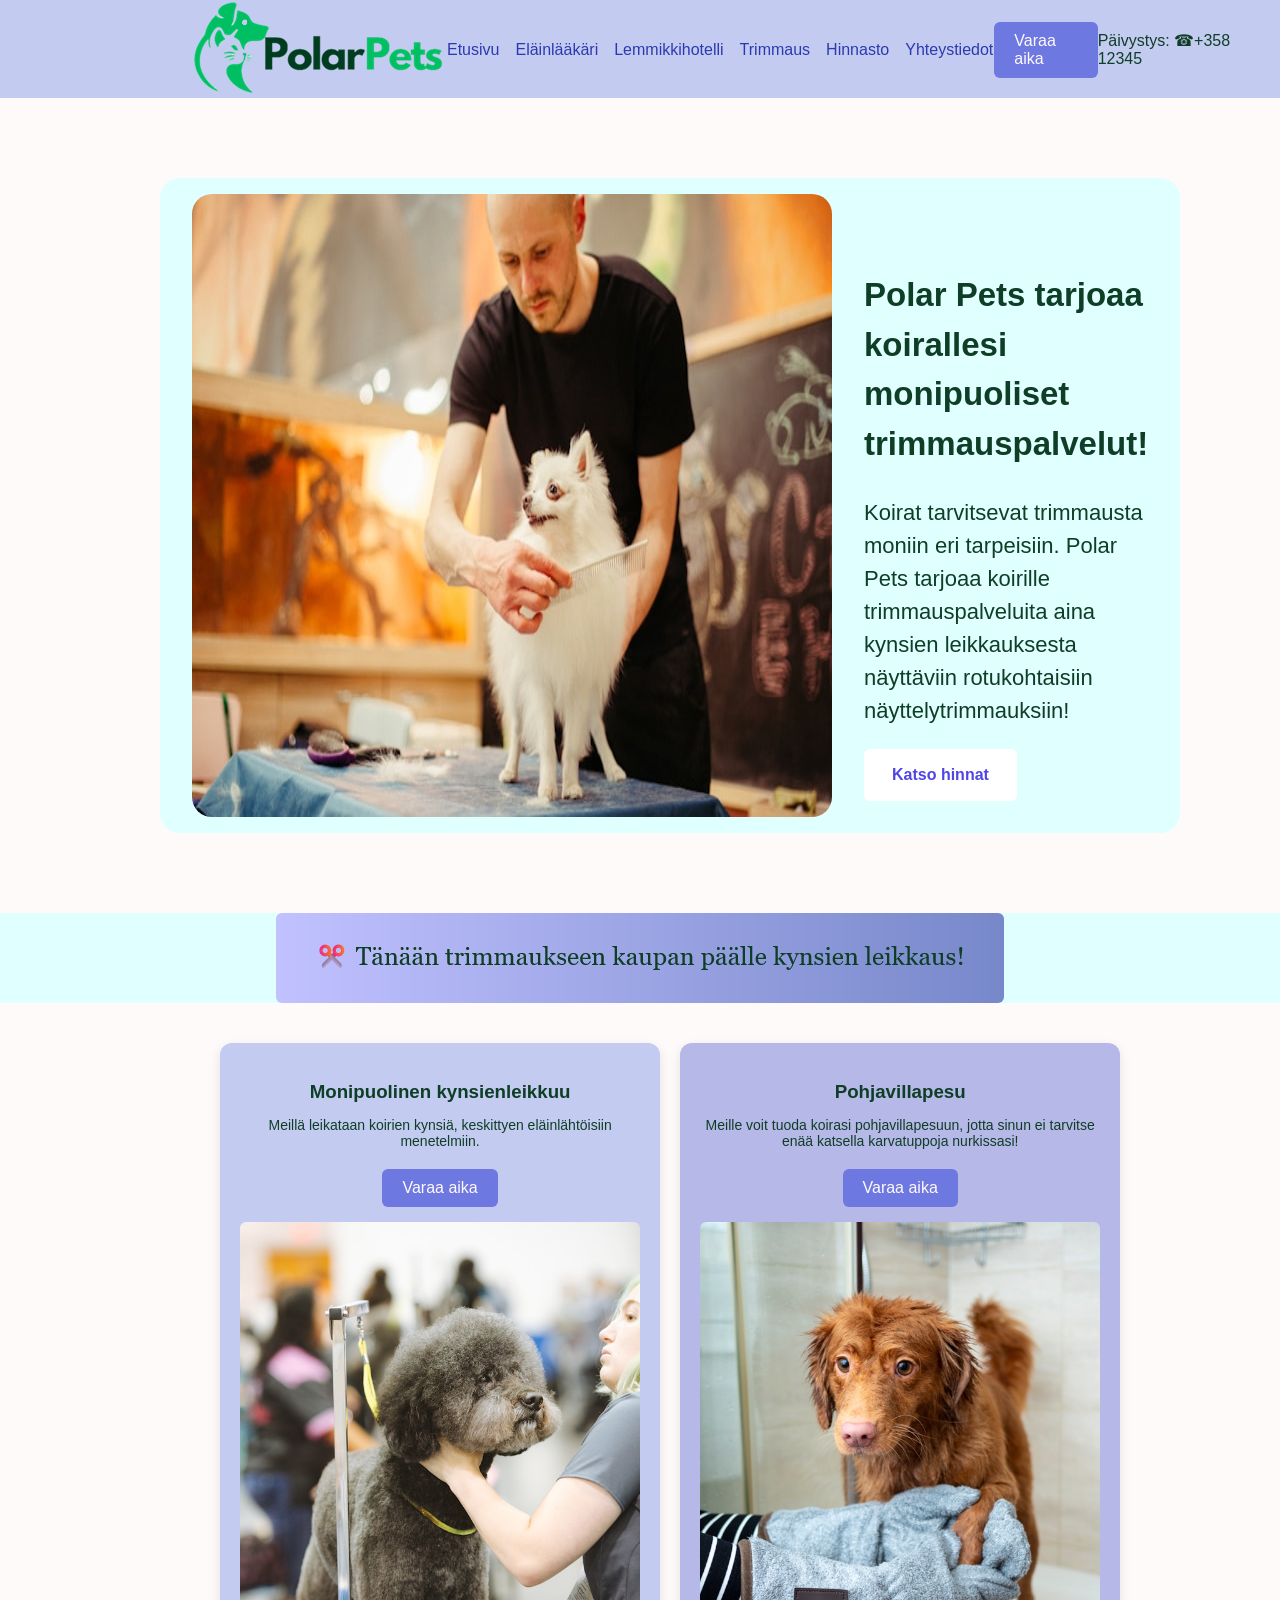
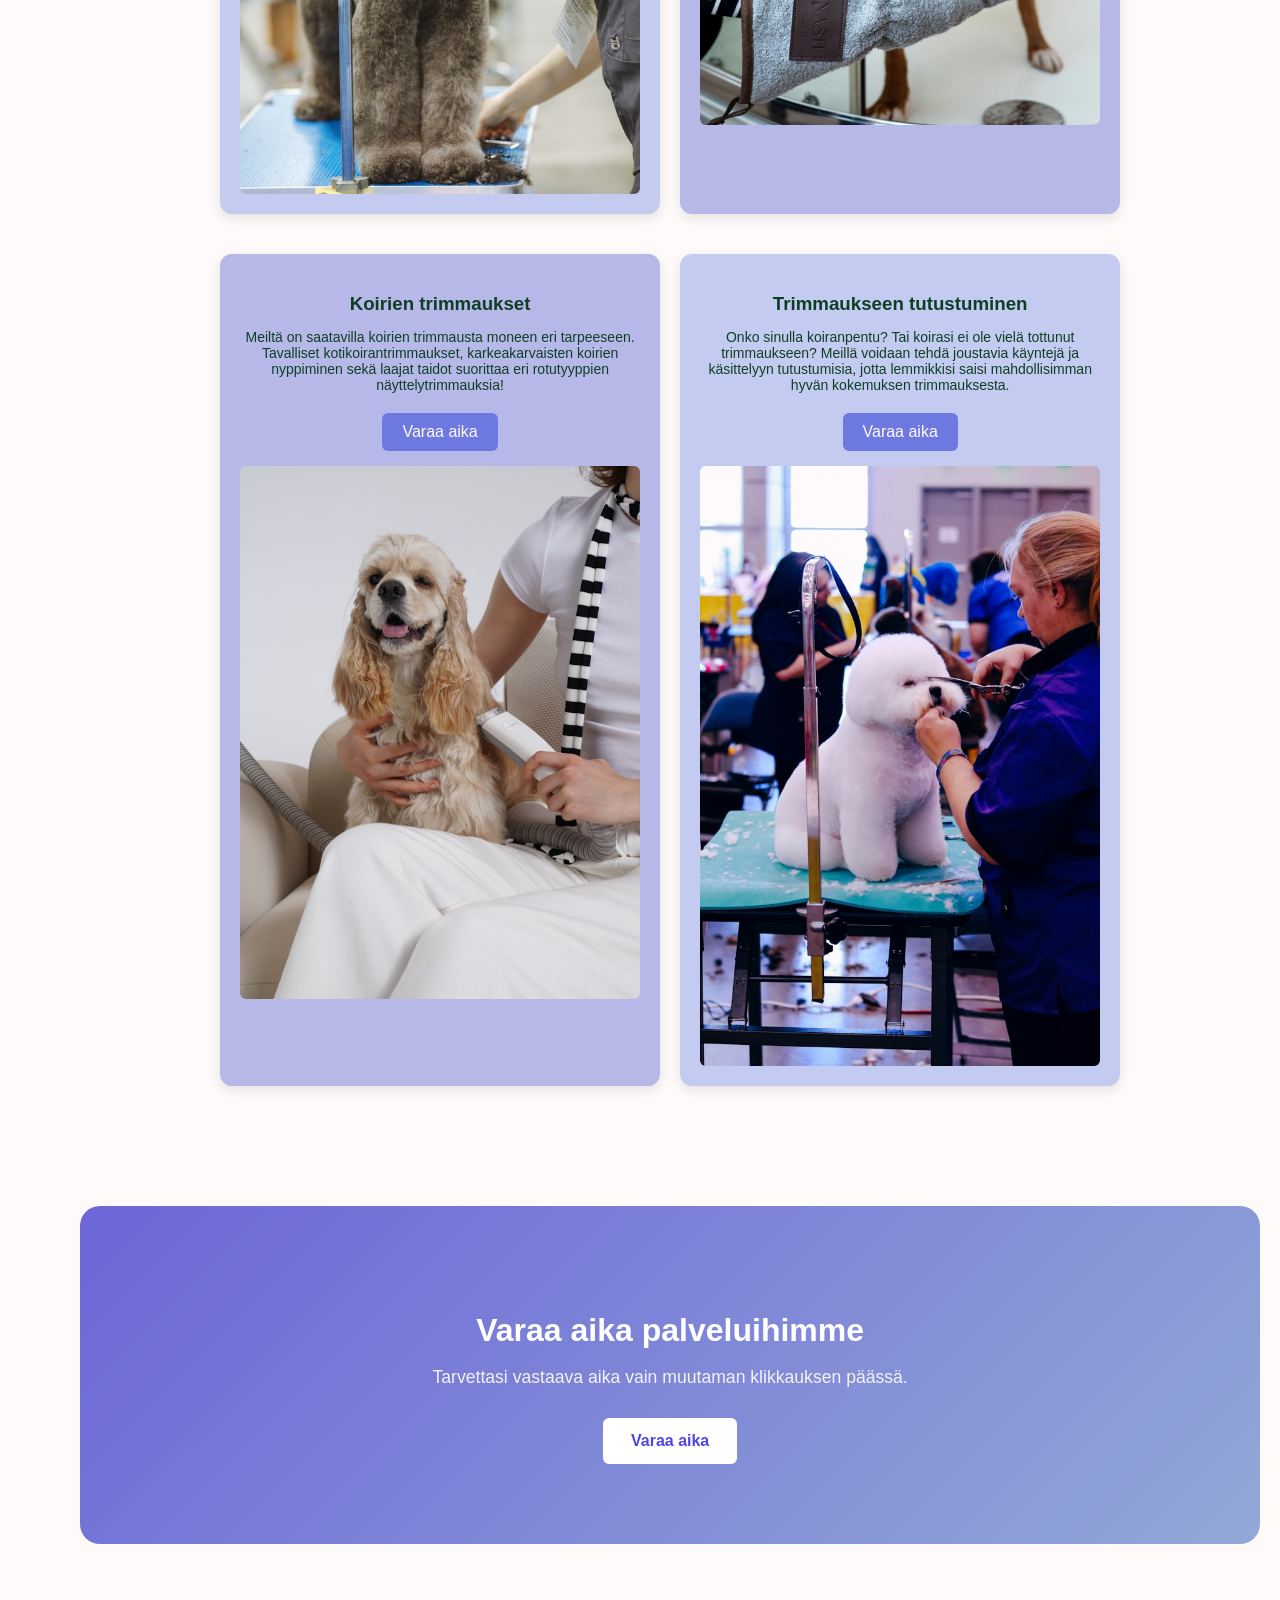
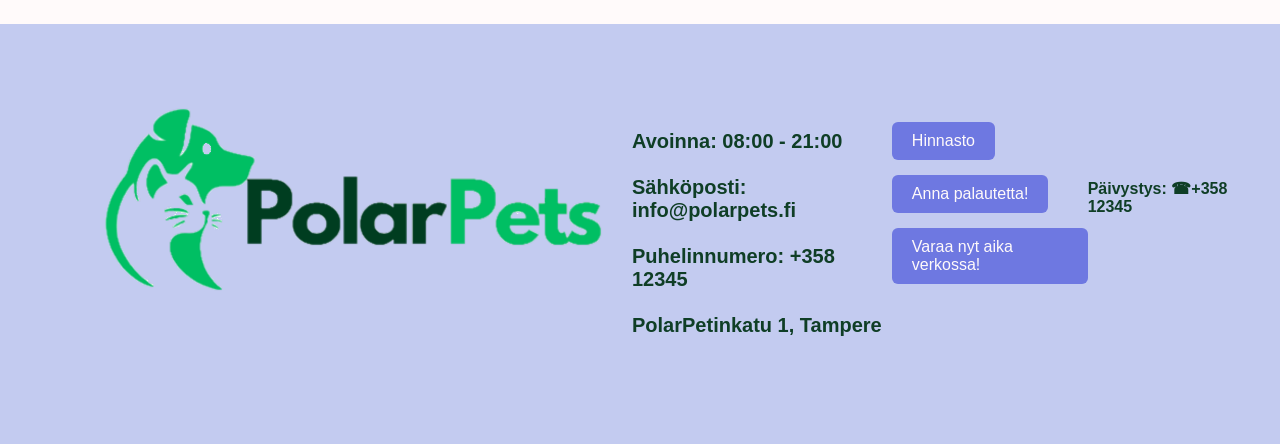
<file: trimmaus.html>
<!DOCTYPE html>
<html lang="fi">
<head>
    <meta charset="UTF-8">
    <meta name="viewport" content="width=device-width, initial-scale=1.0">
    <meta name="description" content="Polar Pets trimmauspalvelu, jossa mm. koirien trimmaus, monipuolinen kynsienleikkuu ja pohjavillanpesu.">
    <link rel="stylesheet" href="css/klinikka.css">
    <link rel="icon" href="kuvat/favicon.png" type="image/png">
    <title>Polar Pets Trimmaus; Trimmausta, pohjavillan pesua ja kynsien leikkausta</title>
</head>

<body class="container">
    <header class="header">
        <div class="otsikko">
        <img src="kuvat/logopieni.png" alt="Polar Petsin logo, jossa koiran ja kissan hahmo sekä teksti Polar Pets">
        </div>

            <nav class="nav">
       <a href="index.html">Etusivu</a>
       <a href="klinikka.html">Eläinlääkäri</a>
       <a href="hotelli.html">Lemmikkihotelli</a>
       <a href="trimmaus.html">Trimmaus</a>
       <a href="hinnasto.html">Hinnasto</a>
       <a href="yhteys.html">Yhteystiedot</a>
    </nav>

        <div class="aika"> <a href="varaus.html" class="btn btn-primary">Varaa aika</a></div>
        <div class="oikea">Päivystys: ☎+358 12345</div>
    </header>

<main>

    <article class="osio">
        <img src="kuvat/Trimmaamo4.jpg" alt="mustapaitainen mies kampaa pientä valkeaa koiraa">
          <div class="teksti">
            <br>
            <h2><b>Polar Pets tarjoaa koirallesi monipuoliset trimmauspalvelut!</b></h2>
            
            <p> Koirat tarvitsevat trimmausta moniin eri tarpeisiin. Polar Pets tarjoaa koirille trimmauspalveluita aina kynsien leikkauksesta näyttäviin rotukohtaisiin näyttelytrimmauksiin! </p>
   <a href="hinnasto.html" class="cta-button">Katso hinnat</a>
        </div>
   </article>
        <div class="banneri">
         <img src="kuvat/bannertrimmaus.png" alt="Tänään trimmaukseen kaupan päälle kynsien leikkaus!">
         </div>

<section class="palvelut">
  <div class="card">
    <h3>Monipuolinen kynsienleikkuu</h3>
   <p>Meillä leikataan koirien kynsiä, keskittyen eläinlähtöisiin menetelmiin.</p>
    <a href="varaus.html" class="btn">Varaa aika</a>
      <img src="kuvat/Trimmaamo5.jpg" alt="harmaa koira seisoo käsittelypöydällä trimmattavana">
  </div>

  <div class="card">
  <h3>Pohjavillapesu</h3>
 <p>Meille voit tuoda koirasi pohjavillapesuun, jotta sinun ei tarvitse enää katsella karvatuppoja nurkissasi!</p>
    <a href="varaus.html" class="btn">Varaa aika</a>
      <img src="kuvat/Trimmaamo1.jpg" alt="märkä punainen koira seisoo kuivattavana suihkun jälkeen">
  </div>

  <div class="card">
<h3>Koirien trimmaukset</h3>
  <p> Meiltä on saatavilla koirien trimmausta moneen eri tarpeeseen. Tavalliset kotikoirantrimmaukset, karkeakarvaisten koirien nyppiminen sekä laajat taidot suorittaa eri rotutyyppien näyttelytrimmauksia!</p>
 <a href="varaus.html" class="btn">Varaa aika</a>
      <img src="kuvat/Trimmaamo2.jpg" alt="vaalea koira istuu trimmaajan vieressä levollisesti">
  </div>

    <div class="card">
   <h3>Trimmaukseen tutustuminen</h3>
   <p> Onko sinulla koiranpentu? Tai koirasi ei ole vielä tottunut trimmaukseen? Meillä voidaan tehdä joustavia käyntejä ja käsittelyyn tutustumisia, jotta lemmikkisi saisi mahdollisimman hyvän kokemuksen trimmauksesta.</p>
    
    <a href="varaus.html" class="btn">Varaa aika</a>
    
      <img src="kuvat/Trimmaamo3.jpg" alt="valkea pörröinen koira istuu trimmattavana käsittelypöydällä">
  </div>
</section>


<section class="cta">
  <div class="cta-content">
    <h2>Varaa aika palveluihimme</h2>
    <p>Tarvettasi vastaava aika vain muutaman klikkauksen päässä.</p>
    <a href="varaus.html" class="cta-button">Varaa aika</a>
  </div>
</section>

   </main>

    <footer class="footer">
      <div class="logo">
       <img src="kuvat/logo.png" alt="Polar Pets -logo, jossa koiran ja kissan hahmot ja teksti PolarPets">
      </div>
       <div class="info">
        <h4>Avoinna: 08:00 - 21:00 <br>
            <br>
            Sähköposti: info@polarpets.fi <br>
            <br>
            Puhelinnumero: +358 12345 <br>
            <br>
            PolarPetinkatu 1, Tampere
        </h4>
       </div>
       <div class="kysytyt">
            <br>
            <a href="hinnasto.html" class="btn btn-primary">Hinnasto</a>
            <br>
            <a href="lomake.html" class="btn btn-primary">Anna palautetta!</a>
            <br>
            <a href="varaus.html" class="btn btn-primary">Varaa nyt aika verkossa!</a>
       </div>
        <div class="ajanvaraus">

            <br>
            <br>
            <br>
            <h4>Päivystys: ☎+358 12345</h4>
        </div>
    </footer>
</body>
</html>
</file>
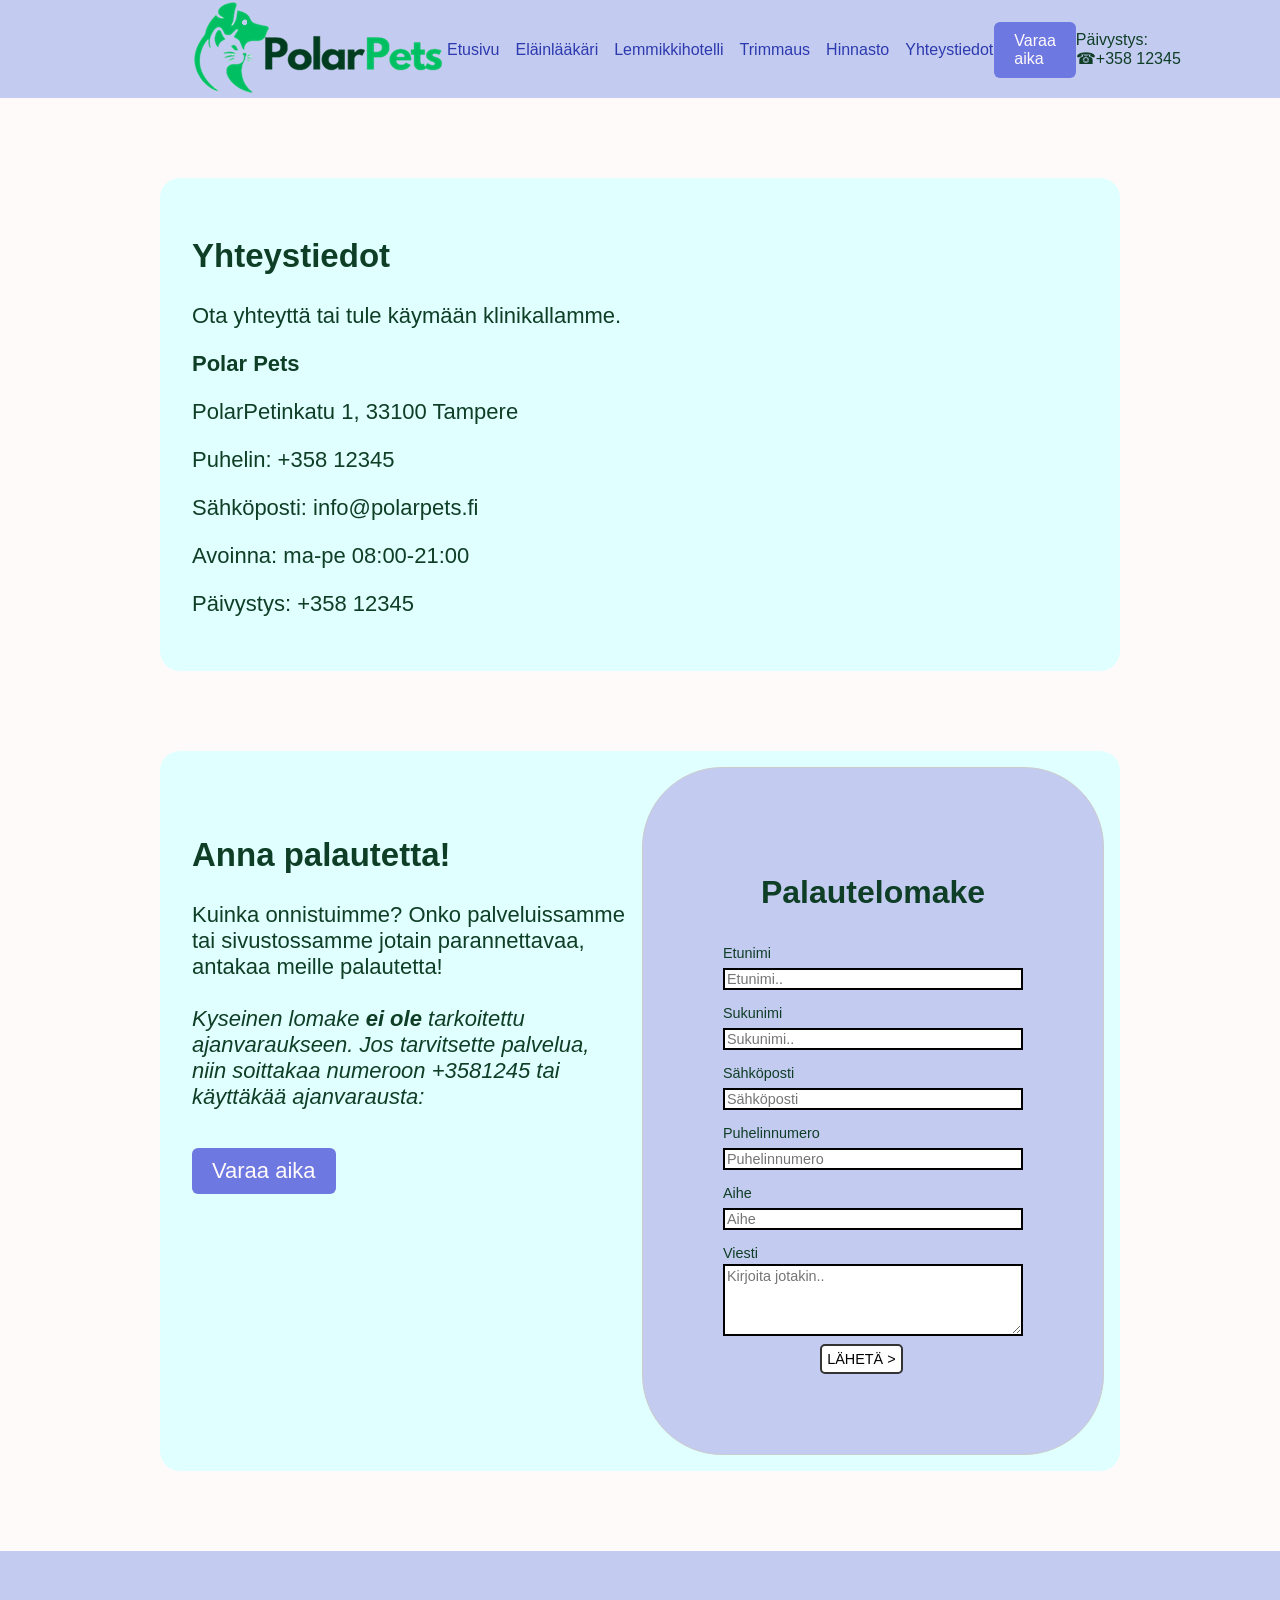
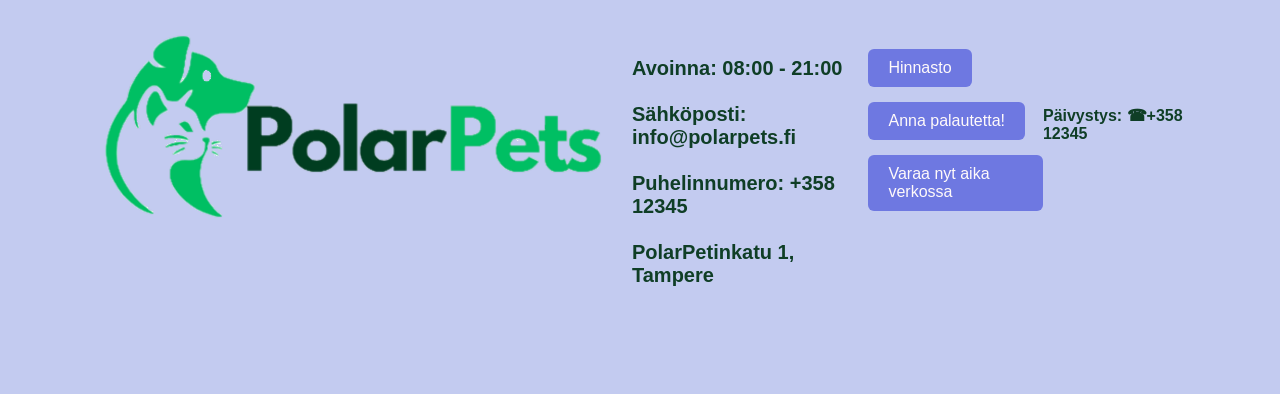
<file: yhteys.html>
<!DOCTYPE html>
<html lang="fi">
<head>
    <meta charset="UTF-8">
    <meta name="viewport" content="width=device-width, initial-scale=1.0">
    <meta name="description" content="Polar Pets yhteystiedot ja aukioloajat.">
    <link rel="stylesheet" href="css/lomake.css">
    <link rel="icon" href="kuvat/favicon.png" type="image/png">
    <title>Yhteystiedot Polar Pets</title>
</head>

<body class="container">
    <header class="header">
        <div class="otsikko">
        <img src="kuvat/logopieni.png" alt="Polar Petsin logo, jossa koiran ja kissan hahmo sekä teksti Polar Pets">
        </div>

        <nav class="nav">
            <a href="index.html">Etusivu</a>
            <a href="klinikka.html">Eläinlääkäri</a>
            <a href="hotelli.html">Lemmikkihotelli</a>
            <a href="trimmaus.html">Trimmaus</a>
            <a href="hinnasto.html">Hinnasto</a>
            <a href="yhteys.html">Yhteystiedot</a>
        </nav>

        <div class="aika"><a href="varaus.html" class="btn btn-primary">Varaa aika</a></div>
        <div class="oikea">Päivystys: ☎+358 12345</div>
    </header>

    <main>
        <section class="osio">
            <div class="teksti">
                <h2>Yhteystiedot</h2>
                <p>Ota yhteyttä tai tule käymään klinikallamme.</p>

                <p><strong>Polar Pets</strong></p>
                <p>PolarPetinkatu 1, 33100 Tampere</p>
                <p>Puhelin: +358 12345</p>
                <p>Sähköposti: info@polarpets.fi</p>
                <p>Avoinna: ma-pe 08:00-21:00</p>
                <p>Päivystys: +358 12345</p>
            </div>
        </section>

    
    <article class="osio">
          <div class="teksti">
            <br>
            <h2><b>Anna palautetta!</b></h2>
            <p> Kuinka onnistuimme? Onko palveluissamme tai sivustossamme jotain parannettavaa, antakaa meille palautetta!
                <br>
                <br>
                <i>Kyseinen lomake <b>ei ole</b> tarkoitettu ajanvaraukseen. Jos tarvitsette palvelua, niin soittakaa numeroon +3581245
                tai käyttäkää ajanvarausta:</i></p>  
                <div class="aika"> <a href="varaus.html" class="btn btn-primary">Varaa aika</a></div>
          </div>

   <div class="form">
    <h1>Palautelomake</h1>
    <ul>
        <li>
            <label for="fname">Etunimi</label>
            <input type="text" id="fname" name="firstname" placeholder="Etunimi..">
        </li>
        <li>
            <label for="lname">Sukunimi</label>
            <input type="text" id="lname" name="lastname" placeholder="Sukunimi..">
        </li>
        <li>
            <label for="email">Sähköposti</label>
            <input type="email" id="email" name="email" placeholder="Sähköposti">
        </li>

        <li>
            <label for="puh">Puhelinnumero</label>
            <input type="text" id="puh" name="puh" placeholder="Puhelinnumero">
        </li>
        <li>
            <label for="subject">Aihe</label>
            <input type="text" id="subject" name="subject" placeholder="Aihe">
        </li>
        <li>
            <label for="message">Viesti</label>
            <textarea id="message" name="message" placeholder="Kirjoita jotakin.."></textarea>
        </li>
        <li class="button">
            <button type="submit">LÄHETÄ</button>
        </li>
    </ul>
</div>
</article>


    </main>

    <footer class="footer">
        <div class="logo">
        <img src="kuvat/logo.png" alt="Polar Pets -logo, jossa koiran ja kissan hahmot ja teksti PolarPets">
        </div>
        <div class="info">
            <h4>Avoinna: 08:00 - 21:00 <br><br>
                Sähköposti: info@polarpets.fi <br><br>
                Puhelinnumero: +358 12345 <br><br>
                PolarPetinkatu 1, Tampere
            </h4>
        </div>
        <div class="kysytyt">
            <br>
            <a href="hinnasto.html" class="btn btn-primary">Hinnasto</a>
            <br>
            <a href="lomake.html" class="btn btn-primary">Anna palautetta!</a>
            <br>
            <a href="varaus.html" class="btn btn-primary">Varaa nyt aika verkossa</a>
        </div>
        <div class="ajanvaraus">
            <br><br><br>
            <h4>Päivystys: ☎+358 12345</h4>
        </div>
    </footer>
</body>
</html>
</file>
<file: css/styles.css>
.container {
    display: grid;
    grid-template-areas:
        "header"
        "main"
        "card"
        "filler"
        "footer";
    font-family: 'Poppins', sans-serif;
    grid-template-columns: 1fr;
    overflow: auto;
    background-color: snow;
    box-sizing: border-box;
    margin: 0;
}

.header {
    grid-area: header;
    display: flex;
    justify-content: space-between;
    align-items: center;
    background-color: rgb(195, 203, 240);
    color:rgb(15, 62, 38);
    overflow: auto;
    position: sticky;
    top: 0;
    box-sizing: border-box;
}


@media (max-width: 800px) {
.header {
    display: flex;
    margin: 0;
    flex-direction: column;
    gap: none;
    position: static;
}

.nav {
    display: block;        
    flex-direction: column;
    background: rgb(195, 203, 240);
    margin: 2rem;
  }

}

.otsikko {
    margin-left: 12rem;
}

@media (max-width: 800px) {
  .otsikko {
    margin-left: 0rem;
  }
}

.oikea {
    color: rgb(15, 62, 38);
    margin-right: 5rem;
    justify-content: center;
}

.nav {
    grid-area: nav;
    display: flex;
    color: rgb(15, 62, 38);
    justify-content: space-evenly;
    align-items: center;
    font-family: Duplicatesans,Arial,sans-serif;
    border-radius: 20px;
    gap: 1rem;
    padding: 1px;
    margin-top: 2px;

}

.nav a {
    color: rgb(45, 58, 175);
    text-decoration: none;
    transition: color 0.3s ease;
}

.nav a:hover {
  color: #007BFF;
  transform: scale(1.1);
}

.nav p {
    margin-top: 1rem;
}

.aika a {
    margin-top: 1rem;
}

.main {
    color: rgb(15, 62, 38);
    background-color: rgb(114, 181, 217);
    border-radius: 5px;
    box-sizing: border-box;
    
}

.osio {
    grid-area: main;
    display: flex;
    margin-left: 10rem;
    margin-right: 10rem;
    margin-top: 5rem;
    margin-bottom: 5rem;  
    padding: 1rem;
    color: rgb(15, 62, 38);
    background-color: lightcyan;
    border-radius: 20px;
    font-size: 22px;
      line-height: 1.5;

}

@media (max-width: 800px) {
.osio {
    margin: 0;
    width: 100vw;
}
}

.osio img {
    border-radius: 20px;
    margin-left: 1rem;
    margin-right: 1rem;
}

@media (max-width: 800px) {
.osio img {
    display: none;
}
}

.palvelut {
  grid-area: card;
  display: flex;
  gap: 40px 20px;
  justify-content: center;
  padding: 40px;
  flex-wrap: wrap;
  box-sizing: border-box;
}

@media (max-width: 800px) {
.palvelut {
    flex-direction: column;
  }
}

.card {
  background: rgb(195, 203, 240);
  color: rgb(15, 62, 38);
  border-radius: 12px;
  padding: 20px;
  width: 300px;
  box-shadow: 0 4px 12px rgba(0,0,0,0.1);
  text-align: center;
  transition: transform 0.2s ease;
}

.card:hover {
  transform: translateY(-5px);
}

.card h3 {
  margin-bottom: 10px;
}

.card p {
  font-size: 14px;
  margin-bottom: 20px;
}


.btn {
  display: inline-block;
  padding: 10px 20px;
  background: #6e78e1;
  color: snow;
  text-decoration: none;
  border-radius: 6px;
  margin-bottom: 15px;
}

.btn:hover {
  background: snow;
  color: #6e78e1;
  font-weight: bold;
}

.card-images {
  display: flex;
  justify-content: center;
  gap: 8px;
}

.card-images img {
  width: 200px;
  height: 300px;
  object-fit: cover;
  border-radius: 6px;
}


.filler {
    grid-area: filler;  
}

.filler img {
    width: 100vw; 
    height: auto;

}

@media (max-width: 800px) {
.filler {
    display: none;
}
} 

.cta {
 padding: 80px 20px;
  background: linear-gradient(135deg, #6c66d8, #92a8d6);
  color: white;
  text-align: center;
  margin: 5rem;
  border-radius: 20px;
}

@media (max-width: 800px) {
.cta {
    display: none;
}
} 
.cta-content {
  max-width: 800px;
  margin: 0 auto;
}

.cta h2 {
  font-size: 2rem;
  margin-bottom: 15px;
}

.cta p {
  font-size: 1.1rem;
  margin-bottom: 30px;
  opacity: 0.9;
}

.cta-button {
  display: inline-block;
  padding: 14px 28px;
  font-size: 1rem;
  color: #4f46e5;
  background: white;
  border-radius: 6px;
  text-decoration: none;
  font-weight: bold;
  transition: 0.3s ease;
}

.cta-button:hover {
  background: #e5e7eb;
  transform: translateY(-2px);
}


.footer {
    grid-area: footer;
    display: flex;
    background-color: rgb(195, 203, 240);
    color: rgb(15, 62, 38);
    justify-content: space-around;
    padding: 5rem;
    box-sizing: border-box;
    
}

.info {
    font-size: 20px;
}


.footer a {
    text-decoration: none;
    transition: color 0.3s ease;
}

.footer a:hover {
  color: #007BFF;
  transform: scale(1.1);
}

@media (max-width: 800px) {
.footer img {
    display: none;
    
}
} 

@media (max-width: 800px) {
.footer {
    display: flex;
    flex-direction: column;    
}
}
</file>
<file: css/klinikka.css>
.container {
    display: grid;
    grid-template-areas:
        "header"
        "main"
        "card"
        "filler"
        "footer";
    font-family: 'Poppins', sans-serif;
    grid-template-columns: 1fr;
    overflow: auto;
    background-color: snow;
    box-sizing: border-box;
    margin: 0;
}

.header {
    grid-area: header;
    display: flex;
    justify-content: space-between;
    align-items: center;
    background-color: rgb(195, 203, 240);
    color:rgb(15, 62, 38);
    overflow: auto;
    position: sticky;
    top: 0;
    box-sizing: border-box;
}


@media (max-width: 800px) {
.header {
    display: flex;
    margin: 0;
    flex-direction: column;
    gap: none;
    position: static;
}

.nav {
    display: block;        
    flex-direction: column;
    background: rgb(195, 203, 240);
    margin: 2rem;
  }

}

.otsikko {
    margin-left: 12rem;
}

@media (max-width: 800px) {
  .otsikko {
    margin-left: 0rem;
  }
}

.oikea {
    color: rgb(15, 62, 38);
    margin-right: 5rem;
    justify-content: center;
}

.nav {
    grid-area: nav;
    display: flex;
    color: rgb(15, 62, 38);
    justify-content: space-evenly;
    align-items: center;
    font-family: Duplicatesans,Arial,sans-serif;
    border-radius: 20px;
    gap: 1rem;
    padding: 1px;
    margin-top: 2px;

}

.nav a {
    color: rgb(45, 58, 175);
    text-decoration: none;
    transition: color 0.3s ease;
}

.nav a:hover {
  color: #007BFF;
  transform: scale(1.1);
}

.nav p {
    margin-top: 1rem;
}

.aika a {
    margin-top: 1rem;
}

.main {
    color: rgb(15, 62, 38);
    background-color: rgb(114, 181, 217);
    border-radius: 5px;
    box-sizing: border-box;
    
}

.osio {
    grid-area: main;
    display: flex;
    margin-left: 10rem;
    margin-right: 10rem;
    margin-top: 5rem;
    margin-bottom: 5rem;  
    padding: 1rem;
    color: rgb(15, 62, 38);
    background-color: lightcyan;
    border-radius: 20px;
    font-size: 22px;
    line-height: 1.5;

}

@media (max-width: 800px) {
.osio {
    margin: 0;
    width: 100vw;
}
}

.osio img {
    border-radius: 20px;
    margin-left: 1rem;
    margin-right: 1rem;
}

.teksti {
  margin: 1rem;
}

@media (max-width: 800px) {
.osio img {
    display: none;
}
}

.palvelut {
  grid-area: card;
  display: flex;
  gap: 40px 20px;
  justify-content: center;
  padding: 40px;
  flex-wrap: wrap;
  box-sizing: border-box;
}

@media (max-width: 800px) {
.palvelut {
    flex-direction: column;
  }
}

.card {
  background: rgb(195, 203, 240);
  color: rgb(15, 62, 38);
  border-radius: 12px;
  padding: 20px;
  width: 300px;
  box-shadow: 0 4px 12px rgba(0,0,0,0.1);
  text-align: center;
  transition: transform 0.2s ease;
  flex: 0 0 calc(33.333% - 20px);
  object-fit: cover;
}

.card:hover {
  transform: translateY(-5px);
}

.card h3 {
  margin-bottom: 10px;
}

.card p {
  font-size: 14px;
  margin-bottom: 20px;
}

.card:nth-child(2) {
  background-color: #b6b8e8;
} 

.card:nth-child(3n) {
  background-color: #b6b8e8;
} 

.btn {
  display: inline-block;
  padding: 10px 20px;
  background: #6e78e1;
  color: snow;
  text-decoration: none;
  border-radius: 6px;
  margin-bottom: 15px;
}

.btn:hover {
  background: snow;
  color: #6e78e1;
  font-weight: bold;
}

.card img {
  max-width: 100%;
  height: auto;
  display: block;
  border-radius: 6px;
  object-fit: cover;
}


.filler {
    grid-area: filler;  
}


.filler img {
    width: 100vw; 
    height: auto;

}

@media (max-width: 800px) {
.filler {
    display: none;
}
} 

.banneri {
  display: flex;
  justify-content: center;
  background-color: lightcyan;
  max-width: 100vw;
}
.banneri img {
  border-radius: 6px;
}

@media (max-width: 800px) {
.banneri {
    display: flex;
    justify-content: flex-start;
}
} 

.cta {
 padding: 80px 20px;
  background: linear-gradient(135deg, #6c66d8, #92a8d6);
  color: white;
  text-align: center;
  margin: 5rem;
  border-radius: 20px;
}

@media (max-width: 800px) {
.cta {
    display: none;
}
} 

.cta-content {
  max-width: 800px;
  margin: 0 auto;
}

.cta h2 {
  font-size: 2rem;
  margin-bottom: 15px;
}

.cta p {
  font-size: 1.1rem;
  margin-bottom: 30px;
  opacity: 0.9;
}

.cta-button {
  display: inline-block;
  padding: 14px 28px;
  font-size: 1rem;
  color: #4f46e5;
  background: white;
  border-radius: 6px;
  text-decoration: none;
  font-weight: bold;
  transition: 0.3s ease;
}

.cta-button:hover {
  background: #e5e7eb;
  transform: translateY(-2px);
}


.footer {
    grid-area: footer;
    display: flex;
    background-color: rgb(195, 203, 240);
    color: rgb(15, 62, 38);
    justify-content: space-around;
    padding: 5rem;
    box-sizing: border-box;
    
}

.info {
    font-size: 20px;
}


.footer a {
    text-decoration: none;
    transition: color 0.3s ease;
}

.footer a:hover {
  color: #007BFF;
  transform: scale(1.1);
}

@media (max-width: 800px) {
.footer {
    display: flex;
    margin: 0;
    flex-direction: column;
    gap: none;
}
}


@media (max-width: 800px) {
.footer img {
    display: none;
    
}
}
</file>
<file: css/lomake.css>
.container {
    display: grid;
    grid-template-areas:
        "header"
        "main"
        "card"
        "filler"
        "footer";
    font-family: 'Poppins', sans-serif;
    grid-template-columns: 1fr;
    overflow: auto;
    background-color: snow;
    box-sizing: border-box;
    margin: 0;
}

.header {
    grid-area: header;
    display: flex;
    justify-content: space-between;
    align-items: center;
    background-color: rgb(195, 203, 240);
    color:rgb(15, 62, 38);
    overflow: auto;
    position: sticky;
    top: 0;
    box-sizing: border-box;
}


@media (max-width: 800px) {
.header {
    display: flex;
    margin: 0;
    flex-direction: column;
    gap: none;
    position: static;
}

.nav {
    display: block;        
    flex-direction: column;
    background: rgb(195, 203, 240);
    margin: 2rem;
  }

}

.otsikko {
    margin-left: 12rem;
}

@media (max-width: 800px) {
  .otsikko {
    margin-left: 0rem;
  }
}

.oikea {
    color: rgb(15, 62, 38);
    margin-right: 5rem;
    justify-content: center;
}

.nav {
    grid-area: nav;
    display: flex;
    color: rgb(15, 62, 38);
    justify-content: space-evenly;
    align-items: center;
    font-family: Duplicatesans,Arial,sans-serif;
    border-radius: 20px;
    gap: 1rem;
    padding: 1px;
    margin-top: 2px;

}

.nav a {
    color: rgb(45, 58, 175);
    text-decoration: none;
    transition: color 0.3s ease;
}

.nav a:hover {
  color: #007BFF;
  transform: scale(1.1);
}

.nav p {
    margin-top: 1rem;
}

.aika a {
    margin-top: 1rem;
}

.main {
    color: rgb(15, 62, 38);
    background-color: rgb(114, 181, 217);
    border-radius: 5px;
    box-sizing: border-box;
    
}

.osio {
    grid-area: main;
    display: flex;
    margin-left: 10rem;
    margin-right: 10rem;
    margin-top: 5rem;
    margin-bottom: 5rem;  
    padding: 1rem;
    color: rgb(15, 62, 38);
    background-color: lightcyan;
    border-radius: 20px;
    font-size: 22px;

}

@media (max-width: 800px) {
.osio {
    display: flex;
    flex-direction: column;
    margin: 0;
    width: 100vw;
}
}

.osio img {
    border-radius: 20px;
    margin-left: 1rem;
    margin-right: 1rem;
}

.teksti {
  margin: 1rem;
}

@media (max-width: 800px) {
.osio img {
    display: none;
}
}

.form {
    grid-area: form;
    margin: 0 auto;
    width: 330px;
    padding: 5rem;
    border: 1px solid #ccc;
    border-radius: 5rem;
    background-color: rgb(195, 203, 240);

}

@media (max-width: 800px) {
.form {
    display: flex;
    margin: 0;
    width: 100%;
    flex-direction: column;
}
}

ul {
    list-style: none;
    padding: 0;
    margin: 0;
}

.form li + li {
    margin-top: 0.5rem;
}

label {
    display: inline-block;
    width: 100px;
    text-align: left;
    font-size: 0.9rem;
    font-family: Arial, Helvetica, sans-serif;
}

h1 {
    font-size: 2rem;
    font-family: Arial, Helvetica, sans-serif;
    text-align: center;
}

input,
textarea,
select {
    font-size: 0.9rem;
    font-family: Arial, Helvetica, sans-serif;

    width: 300px;
    box-sizing: border-box;
    border: 2px solid #000000;
}

input:focus,
textarea:focus,
select:focus {
    border-color: #000;
}
textarea {
    vertical-align: top;
    height: 5em;
}

.button {
    padding-left: 90px;
}

button {
    margin-left: 0.5em;
    padding: 5px;
    font-size: 0.9rem;
    font-family: Arial, Helvetica, sans-serif;
    border: 2px solid #333;
    border-radius: 5px;
    background: white;
    cursor: pointer;
}

button:after {
    content: " >";
}

button:hover,
button:focus {
    outline: none;
    background: #8d8585;
    color: #fff;
}

.btn {
  display: inline-block;
  padding: 10px 20px;
  background: #6e78e1;
  color: snow;
  text-decoration: none;
  border-radius: 6px;
  margin-bottom: 15px;
}

.btn:hover {
  background: snow;
  color: #6e78e1;
  font-weight: bold;
}

.footer {
    grid-area: footer;
    display: flex;
    background-color: rgb(195, 203, 240);
    color: rgb(15, 62, 38);
    justify-content: space-around;
    padding: 5rem;
    box-sizing: border-box;
    
}

.info {
    font-size: 20px;
}


.footer a {
    text-decoration: none;
    transition: color 0.3s ease;
}

.footer a:hover {
  color: #007BFF;
  transform: scale(1.1);
}

@media (max-width: 800px) {
.footer img {
    display: none;
    
}
} 

@media (max-width: 800px) {
.footer {
    display: flex;
    flex-direction: column;    
}
}
</file>
